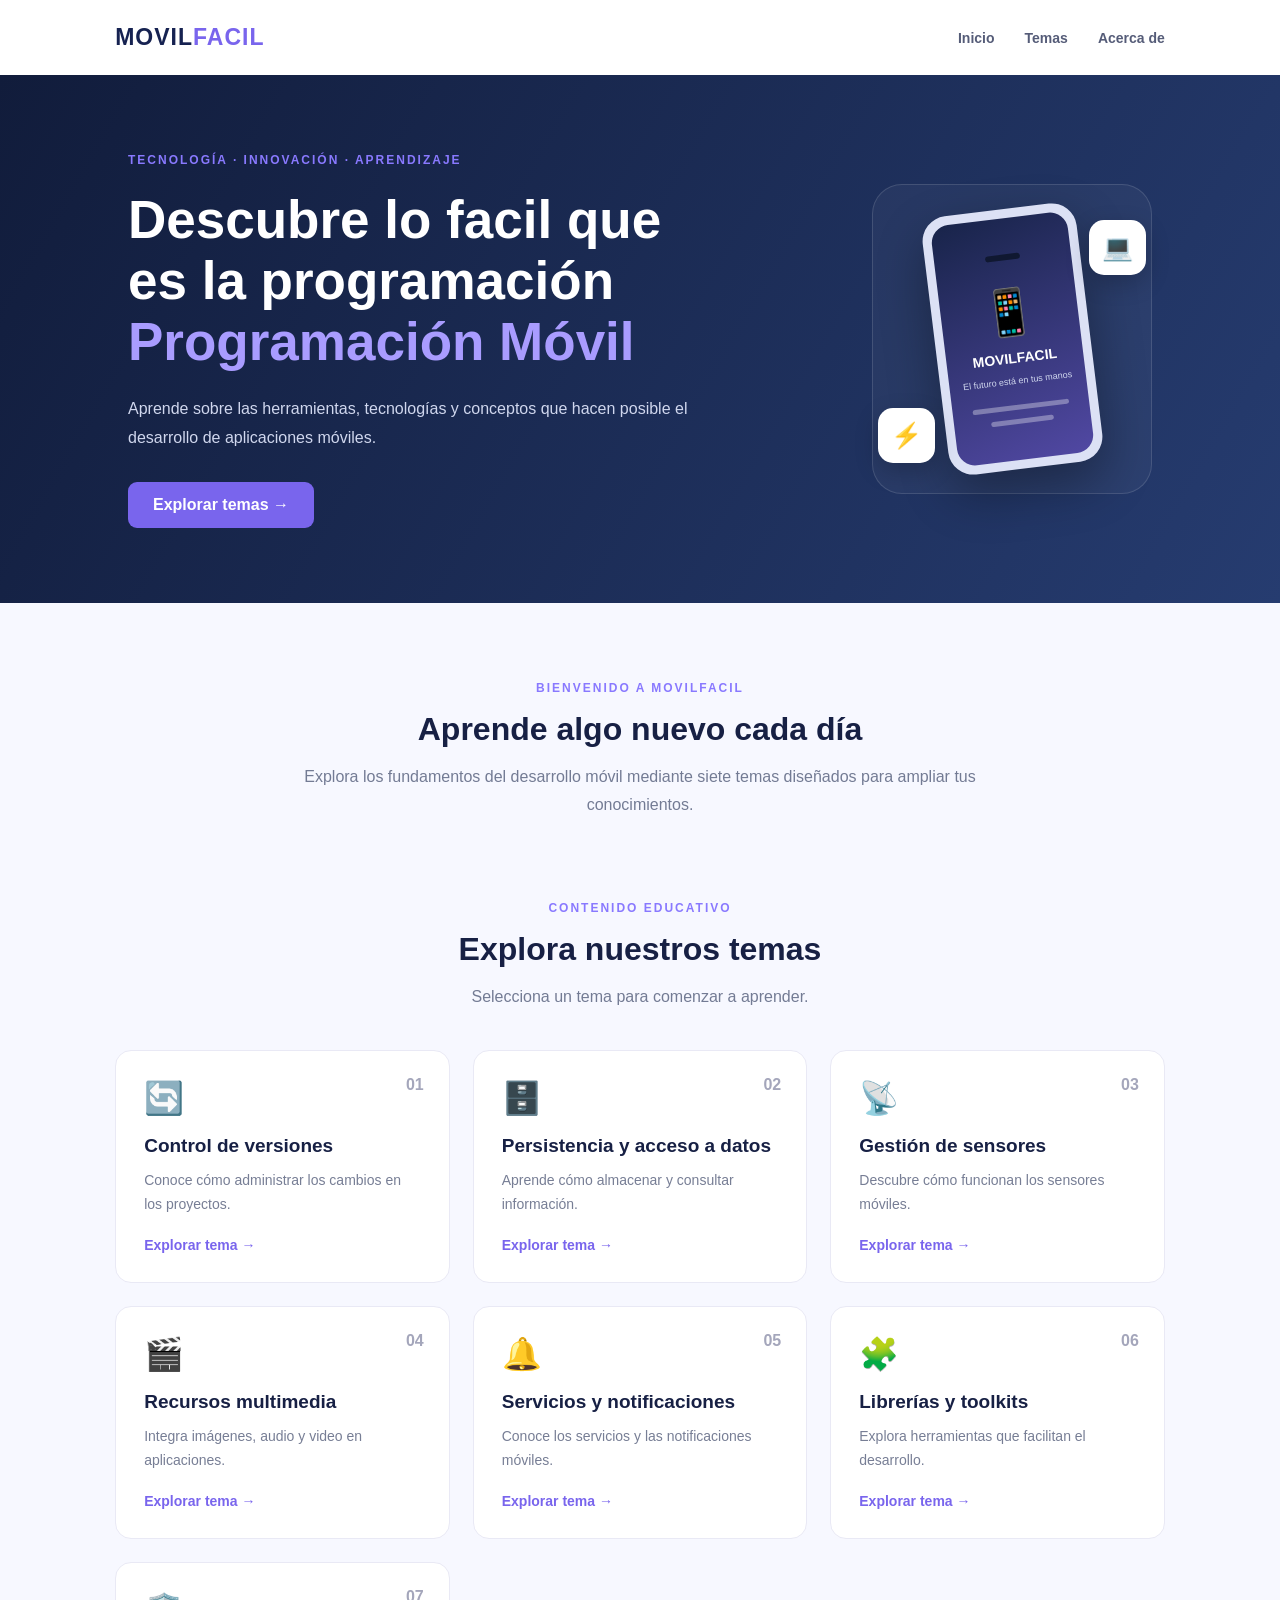
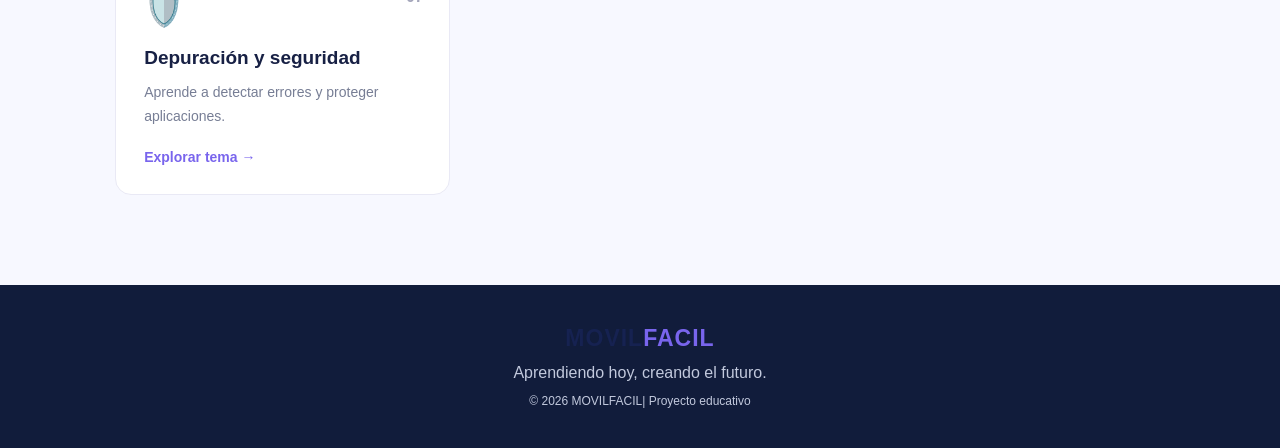
<file: index.html>
<!DOCTYPE html>
<html lang="es-mx">
<head>
    <meta charset="UTF-8">
    <meta name="viewport" content="width=device-width, initial-scale=1.0">
    <title>PROGRAMACIÓN MOVIL | MOVILFACIL</title>
    <link rel="stylesheet" href="estilos.css"
</head>
<body>

<header class="navbar">
    <a href="index.html" class="logo">MOVIL<span>FACIL</span></a>

    <nav>
        <a href="index.html">Inicio</a>
        <a href="#temas">Temas</a>
        <a href="#nosotros">Acerca de</a>
    </nav>
</header>

<section class="hero">
    <div class="hero-content">
        <span class="tag">TECNOLOGÍA · INNOVACIÓN · APRENDIZAJE</span>

        <h1>
            Descubre lo facil que es la programación
            <span>Programación Móvil</span>
        </h1>

        <p>
            Aprende sobre las herramientas, tecnologías y conceptos
            que hacen posible el desarrollo de aplicaciones móviles.
        </p>

        <a href="#temas" class="btn">Explorar temas →</a>
    </div>

    <div class="hero-visual">
        <div class="phone">
            <div class="phone-screen">
                <div class="phone-camera"></div>
                <span class="phone-icon">📱</span>
                <h3>MOVILFACIL</h3>
                <p>El futuro está en tus manos</p>
                <div class="phone-line"></div>
                <div class="phone-line short"></div>
            </div>
        </div>
        <div class="floating-icon icon-one">💻</div>
        <div class="floating-icon icon-two">⚡</div>
    </div>
</section>

<section class="intro" id="nosotros">
    <span class="tag">BIENVENIDO A MOVILFACIL</span>
    <h2>Aprende algo nuevo cada día</h2>
    <p>
        Explora los fundamentos del desarrollo móvil mediante
        siete temas diseñados para ampliar tus conocimientos.
    </p>
</section>

<section class="topics" id="temas">

    <div class="section-heading">
        <span class="tag">CONTENIDO EDUCATIVO</span>
        <h2>Explora nuestros temas</h2>
        <p>Selecciona un tema para comenzar a aprender.</p>
    </div>

    <div class="topic-grid">

        <a href="temas/tema1.html" class="topic-card">
            <div class="topic-icon">🔄</div>
            <span class="number">01</span>
            <h3>Control de versiones</h3>
            <p>Conoce cómo administrar los cambios en los proyectos.</p>
            <span class="more">Explorar tema →</span>
        </a>

        <a href="temas/tema2.html" class="topic-card">
            <div class="topic-icon">🗄️</div>
            <span class="number">02</span>
            <h3>Persistencia y acceso a datos</h3>
            <p>Aprende cómo almacenar y consultar información.</p>
            <span class="more">Explorar tema →</span>
        </a>

        <a href="temas/tema3.html" class="topic-card">
            <div class="topic-icon">📡</div>
            <span class="number">03</span>
            <h3>Gestión de sensores</h3>
            <p>Descubre cómo funcionan los sensores móviles.</p>
            <span class="more">Explorar tema →</span>
        </a>

        <a href="temas/tema4.html" class="topic-card">
            <div class="topic-icon">🎬</div>
            <span class="number">04</span>
            <h3>Recursos multimedia</h3>
            <p>Integra imágenes, audio y video en aplicaciones.</p>
            <span class="more">Explorar tema →</span>
        </a>

        <a href="temas/tema5.html" class="topic-card">
            <div class="topic-icon">🔔</div>
            <span class="number">05</span>
            <h3>Servicios y notificaciones</h3>
            <p>Conoce los servicios y las notificaciones móviles.</p>
            <span class="more">Explorar tema →</span>
        </a>

        <a href="temas/tema6.html" class="topic-card">
            <div class="topic-icon">🧩</div>
            <span class="number">06</span>
            <h3>Librerías y toolkits</h3>
            <p>Explora herramientas que facilitan el desarrollo.</p>
            <span class="more">Explorar tema →</span>
        </a>

        <a href="temas/tema7.html" class="topic-card">
            <div class="topic-icon">🛡️</div>
            <span class="number">07</span>
            <h3>Depuración y seguridad</h3>
            <p>Aprende a detectar errores y proteger aplicaciones.</p>
            <span class="more">Explorar tema →</span>
        </a>

    </div>
</section>

<footer>
    <a href="index.html" class="logo">MOVIL<span>FACIL</span></a>
    <p>Aprendiendo hoy, creando el futuro.</p>
    <p class="copyright">© 2026 MOVILFACIL| Proyecto educativo</p>
</footer>

</body>
</html>
    
</body>
</html>
</file>
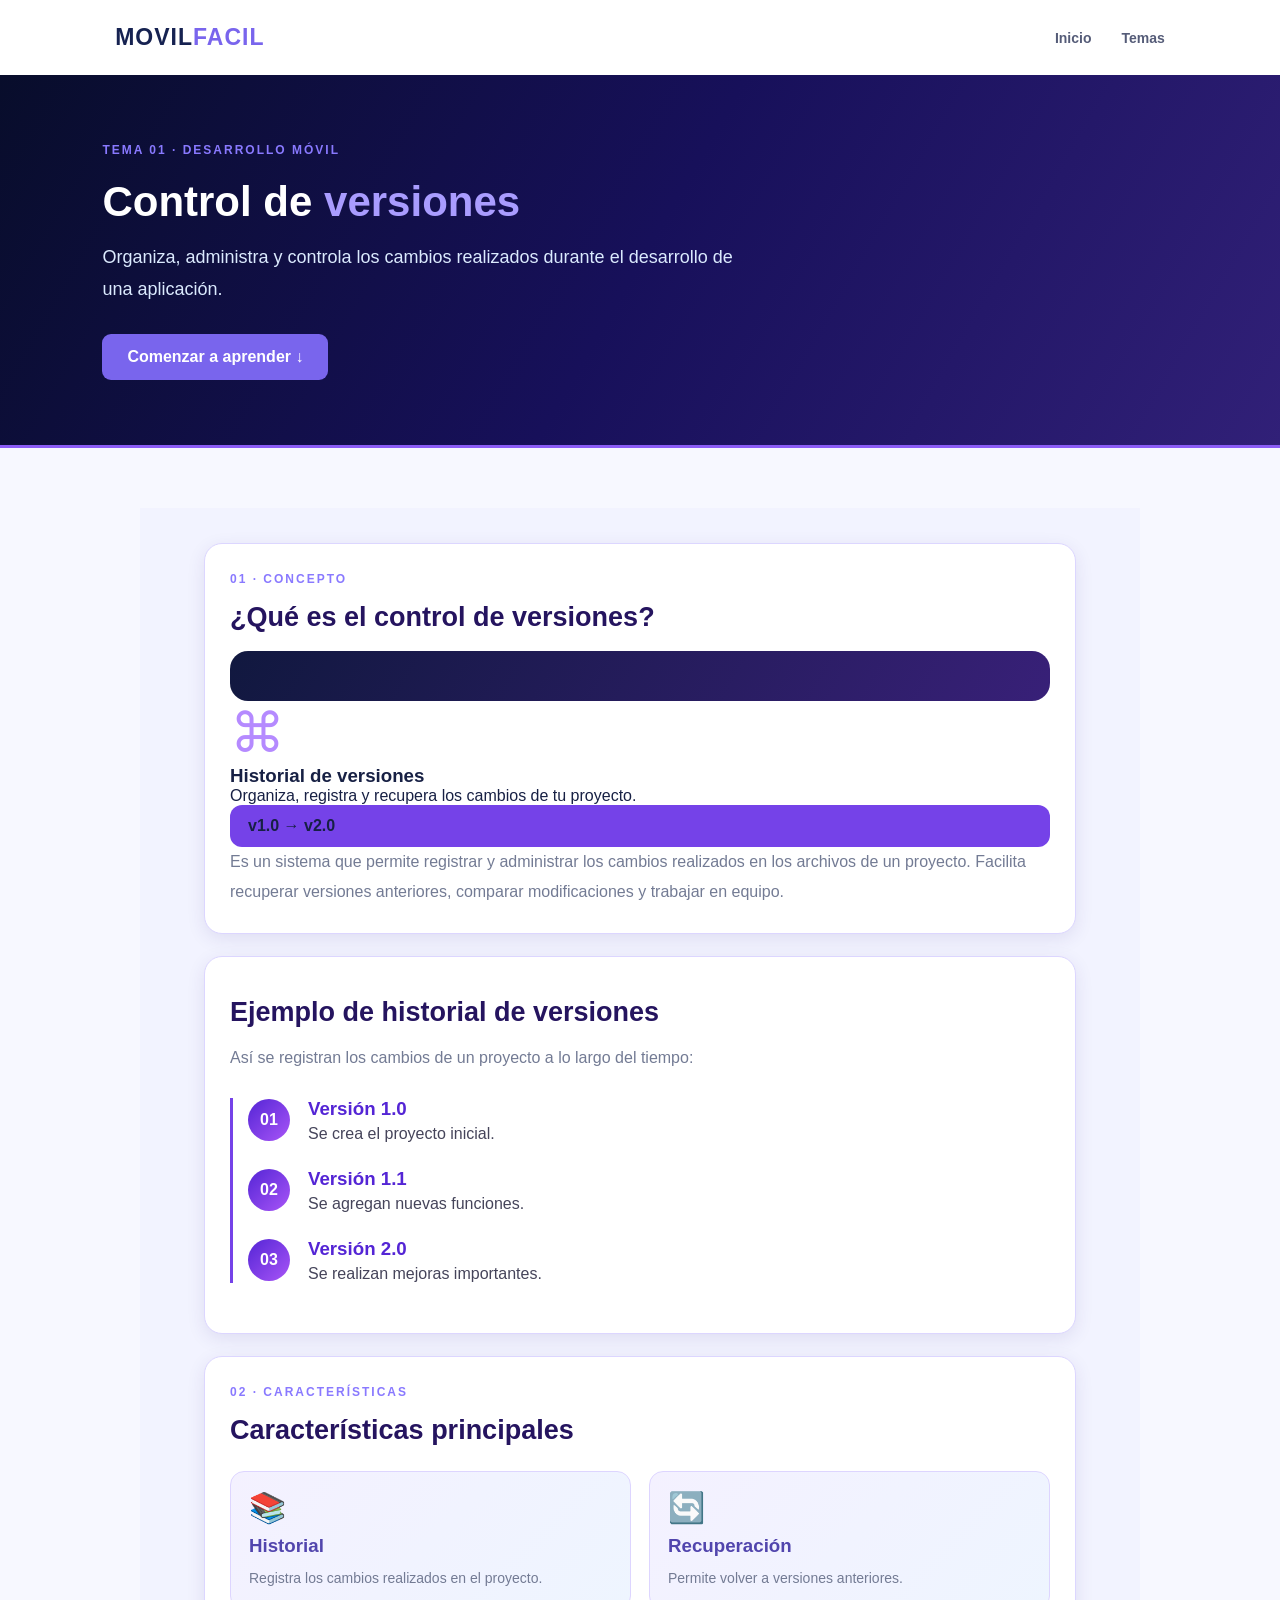
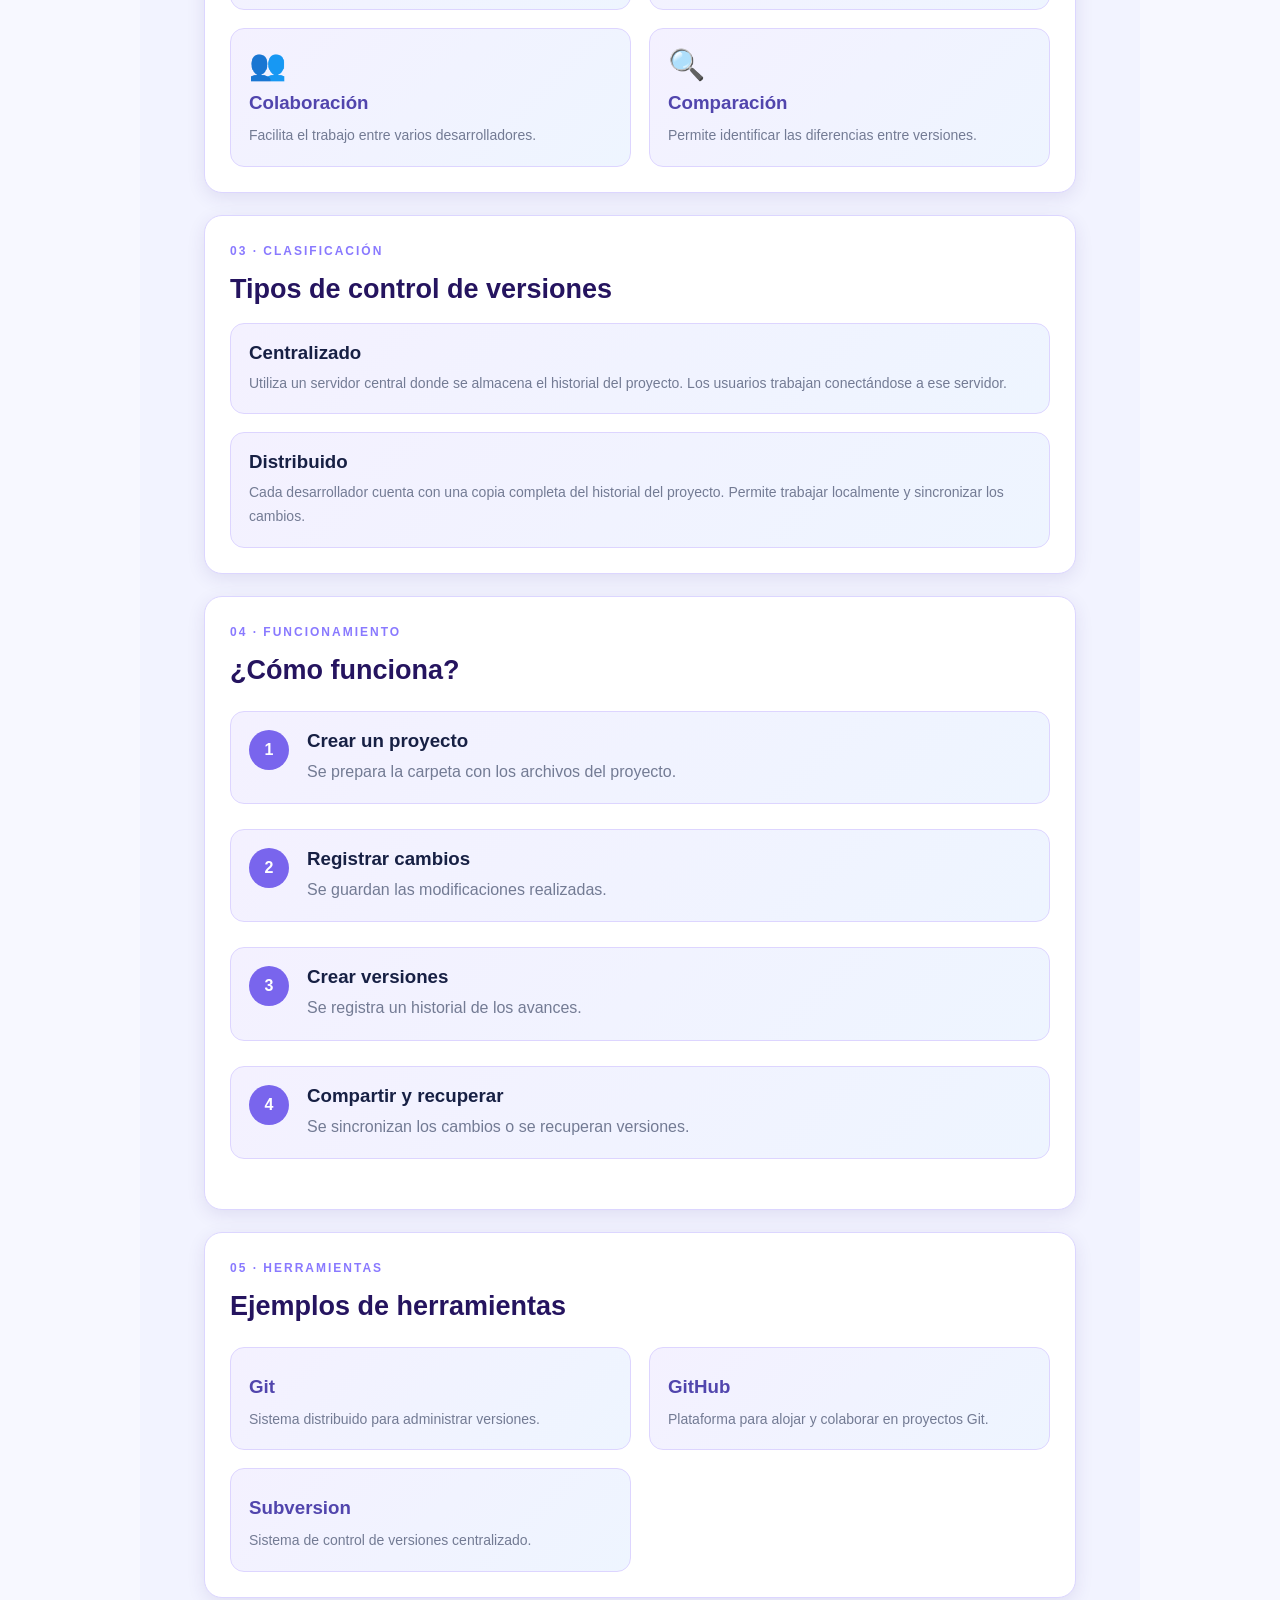
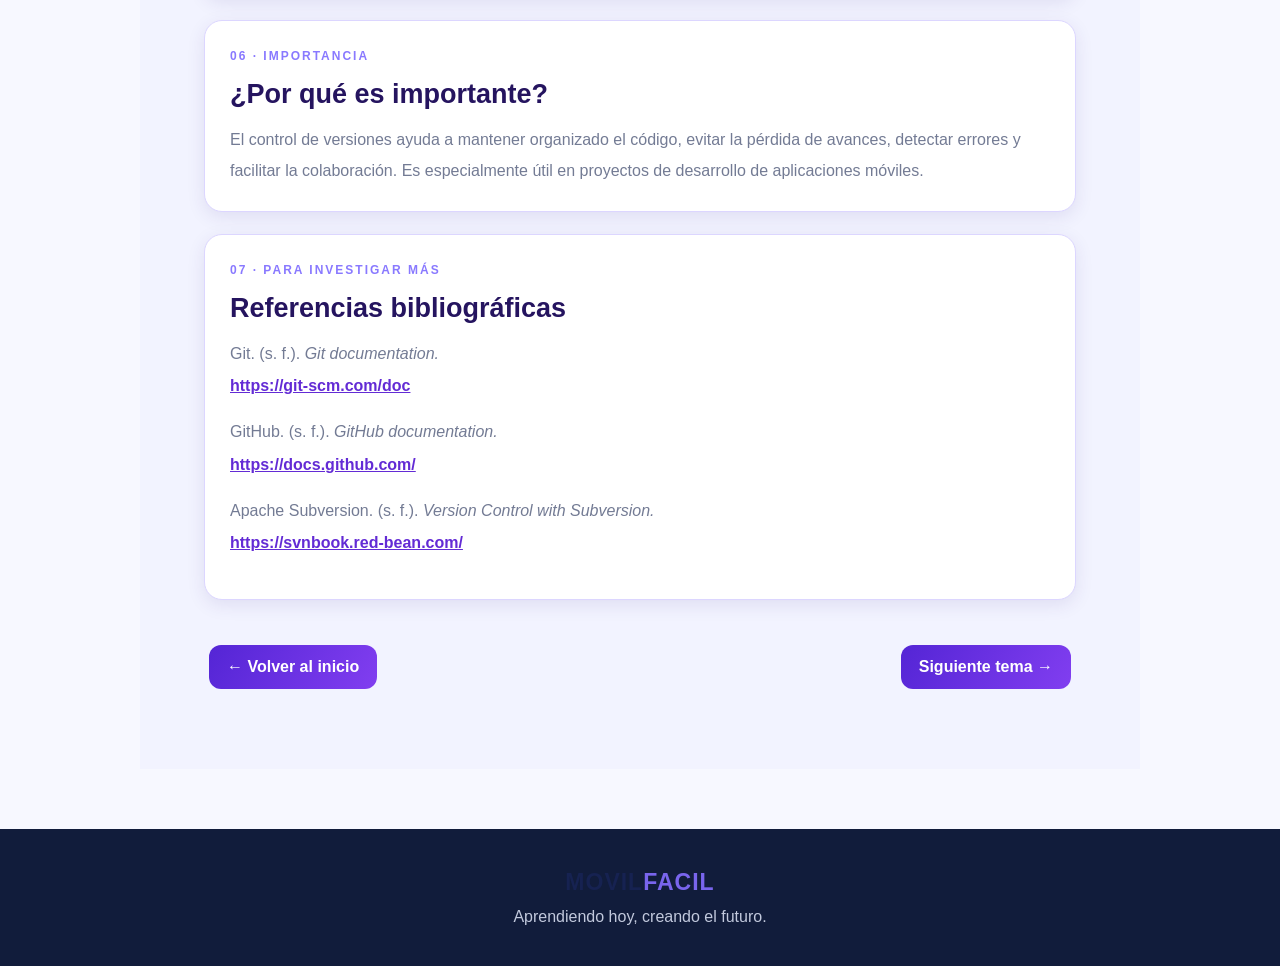
<file: tema1.html>
<!DOCTYPE html>
<html lang="es-mx">
<head>
    <meta charset="UTF-8">
    <meta name="viewport" content="width=device-width, initial-scale=1.0">
    <title>Control de versiones</title>
    <link rel="stylesheet" href="../estilos.css">
</head>
<body>

<header class="navbar">
    <a href="../index.html" class="logo">MOVIL<span>FACIL</span></a>
    <nav>
        <a href="../index.html">Inicio</a>
        <a href="../index.html#temas">Temas</a>
    </nav>
</header>

<section class="topic-hero">
    <span class="tag">TEMA 01 · DESARROLLO MÓVIL</span>
    <h1>Control de <span>versiones</span></h1>
    <p>
        Organiza, administra y controla los cambios realizados
        durante el desarrollo de una aplicación.
    </p>
    <a href="#contenido" class="btn">Comenzar a aprender ↓</a>
</section>

<main class="lesson" id="contenido">

    <section class="lesson-card">
        <span class="tag">01 · CONCEPTO</span>
        <h2>¿Qué es el control de versiones?</h2>
        <div class="version-visual"></div>
            <div class="version-icon">⌘</div>
    <div>
        <h3>Historial de versiones</h3>
        <p>Organiza, registra y recupera los cambios de tu proyecto.</p>
    </div>
    <div class="version-number">v1.0 → v2.0</div>
</div>
        <p>
            Es un sistema que permite registrar y administrar
            los cambios realizados en los archivos de un proyecto.
            Facilita recuperar versiones anteriores, comparar
            modificaciones y trabajar en equipo.
        </p>
        
    </section>

    <section class="lesson-card">
    <h2>Ejemplo de historial de versiones</h2>
    <p>Así se registran los cambios de un proyecto a lo largo del tiempo:</p>

    <div class="version-timeline">
        <div class="timeline-item">
            <span class="timeline-dot">01</span>
            <div>
                <h3>Versión 1.0</h3>
                <p>Se crea el proyecto inicial.</p>
            </div>
        </div>

        <div class="timeline-item">
            <span class="timeline-dot">02</span>
            <div>
                <h3>Versión 1.1</h3>
                <p>Se agregan nuevas funciones.</p>
            </div>
        </div>

        <div class="timeline-item">
            <span class="timeline-dot">03</span>
            <div>
                <h3>Versión 2.0</h3>
                <p>Se realizan mejoras importantes.</p>
            </div>
        </div>
    </div>
</section>

    <section class="lesson-card">
        <span class="tag">02 · CARACTERÍSTICAS</span>
        <h2>Características principales</h2>

        <div class="feature-grid">
            <div class="feature">
                <span>📚</span>
                <h3>Historial</h3>
                <p>Registra los cambios realizados en el proyecto.</p>
            </div>

            <div class="feature">
                <span>🔄</span>
                <h3>Recuperación</h3>
                <p>Permite volver a versiones anteriores.</p>
            </div>

            <div class="feature">
                <span>👥</span>
                <h3>Colaboración</h3>
                <p>Facilita el trabajo entre varios desarrolladores.</p>
            </div>

            <div class="feature">
                <span>🔍</span>
                <h3>Comparación</h3>
                <p>Permite identificar las diferencias entre versiones.</p>
            </div>
        </div>
    </section>

    <section class="lesson-card">
        <span class="tag">03 · CLASIFICACIÓN</span>
        <h2>Tipos de control de versiones</h2>

        <div class="type-item">
            <h3>Centralizado</h3>
            <p>
                Utiliza un servidor central donde se almacena
                el historial del proyecto. Los usuarios trabajan
                conectándose a ese servidor.
            </p>
        </div>

        <div class="type-item">
            <h3>Distribuido</h3>
            <p>
                Cada desarrollador cuenta con una copia completa
                del historial del proyecto. Permite trabajar
                localmente y sincronizar los cambios.
            </p>
        </div>
    </section>

    <section class="lesson-card">
        <span class="tag">04 · FUNCIONAMIENTO</span>
        <h2>¿Cómo funciona?</h2>

        <div class="steps">
            <div class="step">
                <span>1</span>
                <div>
                    <h3>Crear un proyecto</h3>
                    <p>Se prepara la carpeta con los archivos del proyecto.</p>
                </div>
            </div>

            <div class="step">
                <span>2</span>
                <div>
                    <h3>Registrar cambios</h3>
                    <p>Se guardan las modificaciones realizadas.</p>
                </div>
            </div>

            <div class="step">
                <span>3</span>
                <div>
                    <h3>Crear versiones</h3>
                    <p>Se registra un historial de los avances.</p>
                </div>
            </div>

            <div class="step">
                <span>4</span>
                <div>
                    <h3>Compartir y recuperar</h3>
                    <p>Se sincronizan los cambios o se recuperan versiones.</p>
                </div>
            </div>
        </div>
    </section>

    <section class="lesson-card">
        <span class="tag">05 · HERRAMIENTAS</span>
        <h2>Ejemplos de herramientas</h2>

        <div class="tool-grid">
            <div class="tool">
                <h3>Git</h3>
                <p>Sistema distribuido para administrar versiones.</p>
            </div>

            <div class="tool">
                <h3>GitHub</h3>
                <p>Plataforma para alojar y colaborar en proyectos Git.</p>
            </div>

            <div class="tool">
                <h3>Subversion</h3>
                <p>Sistema de control de versiones centralizado.</p>
            </div>
        </div>
    </section>

    <section class="lesson-card">
        <span class="tag">06 · IMPORTANCIA</span>
        <h2>¿Por qué es importante?</h2>
        <p>
            El control de versiones ayuda a mantener organizado
            el código, evitar la pérdida de avances, detectar errores
            y facilitar la colaboración. Es especialmente útil
            en proyectos de desarrollo de aplicaciones móviles.
        </p>
    </section>

    <section class="lesson-card references">
        <span class="tag">07 · PARA INVESTIGAR MÁS</span>
        <h2>Referencias bibliográficas</h2>
        <p>Git. (s. f.). <i>Git documentation.</i></p>
        <a href="https://git-scm.com/doc" target="_blank">
            https://git-scm.com/doc
        </a>

        <p>GitHub. (s. f.). <i>GitHub documentation.</i></p>
        <a href="https://docs.github.com/" target="_blank">
            https://docs.github.com/
        </a>

        <p>Apache Subversion. (s. f.). <i>Version Control with Subversion.</i></p>
        <a href="https://svnbook.red-bean.com/" target="_blank">
            https://svnbook.red-bean.com/
        </a>
    </section>

    <div class="lesson-navigation">
        <a href="../index.html" class="btn">← Volver al inicio</a>
        <a href="tema2.html" class="btn">Siguiente tema →</a>
    </div>

</main>

<footer>
    <a href="../index.html" class="logo">MOVIL<span>FACIL</span></a>
    <p>Aprendiendo hoy, creando el futuro.</p>
</footer>

</body>
</html>
</file>
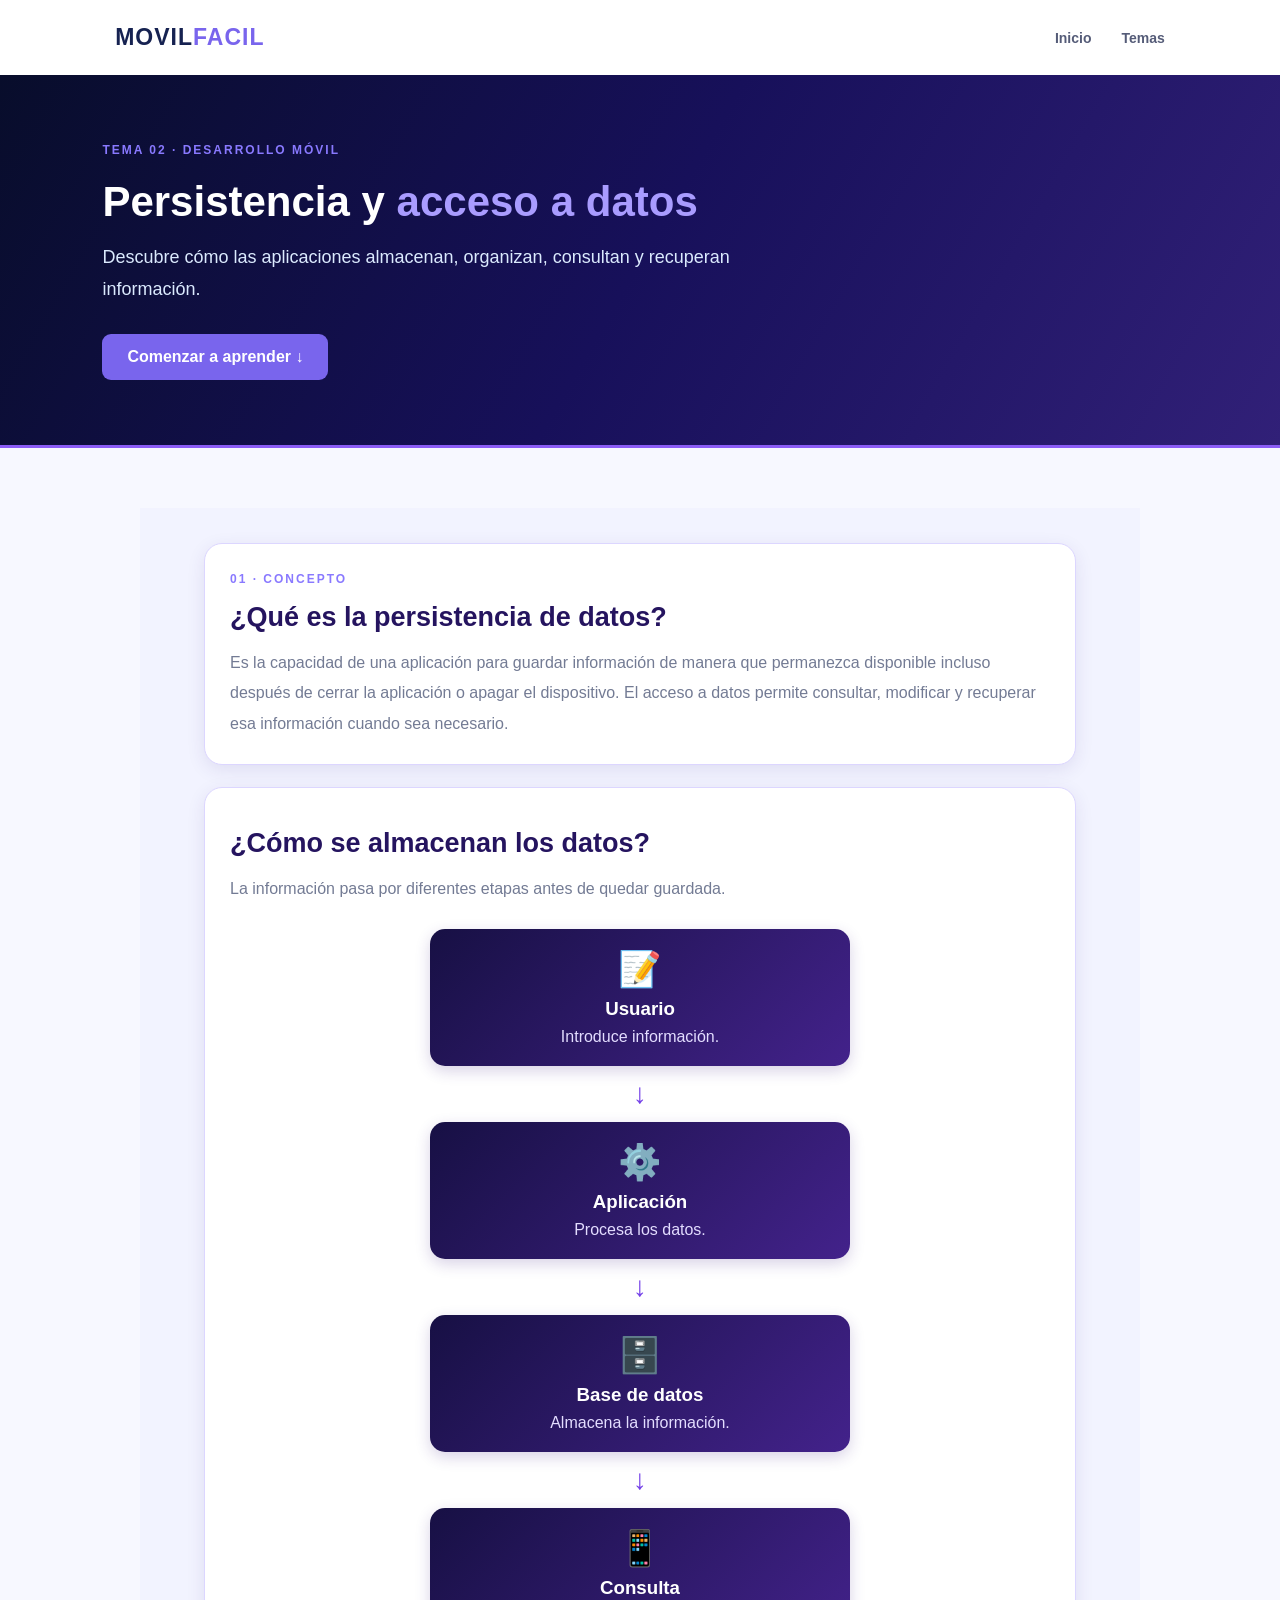
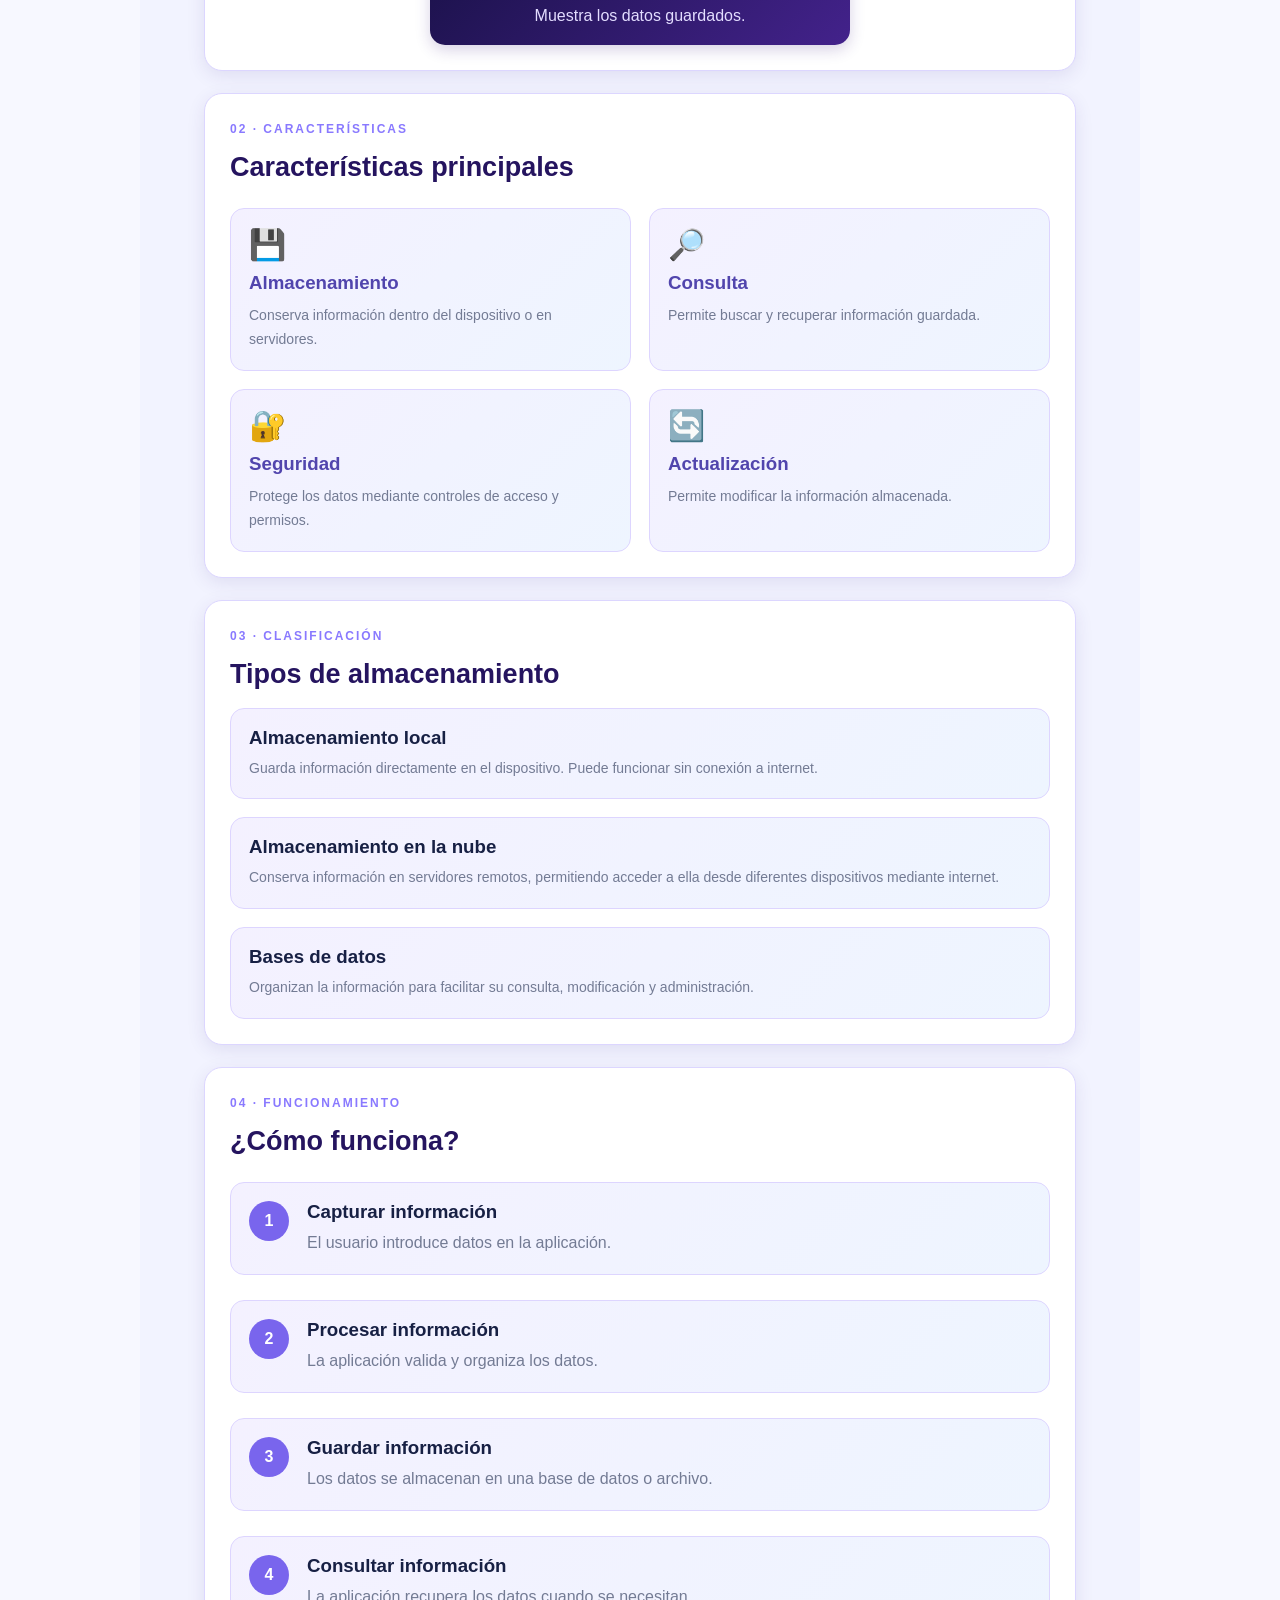
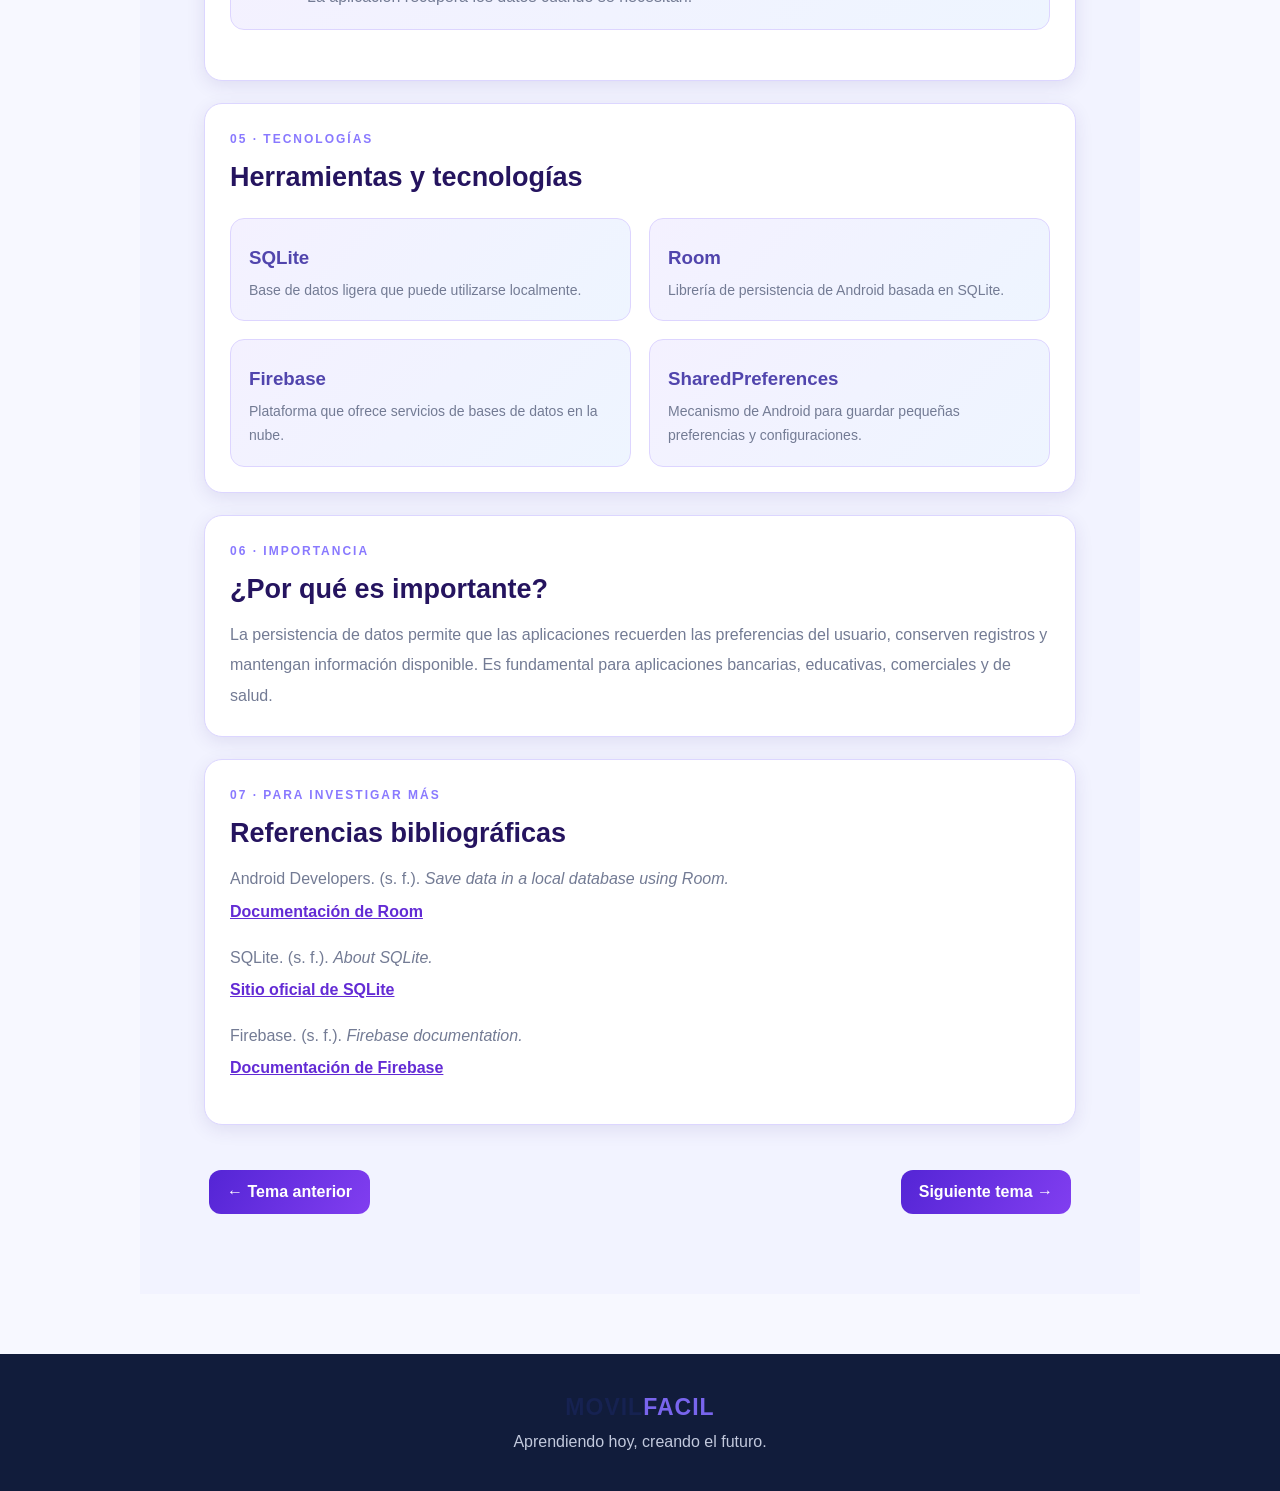
<file: tema2.html>
<!DOCTYPE html>
<html lang="es-mx">
<head>
    <meta charset="UTF-8">
    <meta name="viewport" content="width=device-width, initial-scale=1.0">
    <title>Persistencia y acceso a datos</title>
     <link rel="stylesheet" href="../estilos.css">
</head>
<body>

<header class="navbar">
    <a href="../index.html" class="logo">MOVIL<span>FACIL</span></a>
    <nav>
        <a href="../index.html">Inicio</a>
        <a href="../index.html#temas">Temas</a>
    </nav>
</header>

<section class="topic-hero">
    <span class="tag">TEMA 02 · DESARROLLO MÓVIL</span>
    <h1>Persistencia y <span>acceso a datos</span></h1>
    <p>
        Descubre cómo las aplicaciones almacenan, organizan,
        consultan y recuperan información.
    </p>
    <a href="#contenido" class="btn">Comenzar a aprender ↓</a>
</section>

<main class="lesson" id="contenido">

    <section class="lesson-card">
        <span class="tag">01 · CONCEPTO</span>
        <h2>¿Qué es la persistencia de datos?</h2>
        <p>
            Es la capacidad de una aplicación para guardar información
            de manera que permanezca disponible incluso después
            de cerrar la aplicación o apagar el dispositivo.
            El acceso a datos permite consultar, modificar y recuperar
            esa información cuando sea necesario.
        </p>
    </section>
    <section class="lesson-card">
    <h2>¿Cómo se almacenan los datos?</h2>
    <p>La información pasa por diferentes etapas antes de quedar guardada.</p>

    <div class="data-flow">
        <div class="data-box">
            <span>📝</span>
            <h3>Usuario</h3>
            <p>Introduce información.</p>
        </div>

        <div class="data-arrow">↓</div>

        <div class="data-box">
            <span>⚙️</span>
            <h3>Aplicación</h3>
            <p>Procesa los datos.</p>
        </div>

        <div class="data-arrow">↓</div>

        <div class="data-box">
            <span>🗄️</span>
            <h3>Base de datos</h3>
            <p>Almacena la información.</p>
        </div>

        <div class="data-arrow">↓</div>

        <div class="data-box">
            <span>📱</span>
            <h3>Consulta</h3>
            <p>Muestra los datos guardados.</p>
        </div>
    </div>
</section>

    <section class="lesson-card">
        <span class="tag">02 · CARACTERÍSTICAS</span>
        <h2>Características principales</h2>

        <div class="feature-grid">

            <div class="feature">
                <span>💾</span>
                <h3>Almacenamiento</h3>
                <p>Conserva información dentro del dispositivo o en servidores.</p>
            </div>

            <div class="feature">
                <span>🔎</span>
                <h3>Consulta</h3>
                <p>Permite buscar y recuperar información guardada.</p>
            </div>

            <div class="feature">
                <span>🔐</span>
                <h3>Seguridad</h3>
                <p>Protege los datos mediante controles de acceso y permisos.</p>
            </div>

            <div class="feature">
                <span>🔄</span>
                <h3>Actualización</h3>
                <p>Permite modificar la información almacenada.</p>
            </div>

        </div>
    </section>

    <section class="lesson-card">
        <span class="tag">03 · CLASIFICACIÓN</span>
        <h2>Tipos de almacenamiento</h2>

        <div class="type-item">
            <h3>Almacenamiento local</h3>
            <p>
                Guarda información directamente en el dispositivo.
                Puede funcionar sin conexión a internet.
            </p>
        </div>

        <div class="type-item">
            <h3>Almacenamiento en la nube</h3>
            <p>
                Conserva información en servidores remotos,
                permitiendo acceder a ella desde diferentes dispositivos
                mediante internet.
            </p>
        </div>

        <div class="type-item">
            <h3>Bases de datos</h3>
            <p>
                Organizan la información para facilitar su consulta,
                modificación y administración.
            </p>
        </div>
    </section>

    <section class="lesson-card">
        <span class="tag">04 · FUNCIONAMIENTO</span>
        <h2>¿Cómo funciona?</h2>

        <div class="steps">

            <div class="step">
                <span>1</span>
                <div>
                    <h3>Capturar información</h3>
                    <p>El usuario introduce datos en la aplicación.</p>
                </div>
            </div>

            <div class="step">
                <span>2</span>
                <div>
                    <h3>Procesar información</h3>
                    <p>La aplicación valida y organiza los datos.</p>
                </div>
            </div>

            <div class="step">
                <span>3</span>
                <div>
                    <h3>Guardar información</h3>
                    <p>Los datos se almacenan en una base de datos o archivo.</p>
                </div>
            </div>

            <div class="step">
                <span>4</span>
                <div>
                    <h3>Consultar información</h3>
                    <p>La aplicación recupera los datos cuando se necesitan.</p>
                </div>
            </div>

        </div>
    </section>

    <section class="lesson-card">
        <span class="tag">05 · TECNOLOGÍAS</span>
        <h2>Herramientas y tecnologías</h2>

        <div class="tool-grid">

            <div class="tool">
                <h3>SQLite</h3>
                <p>Base de datos ligera que puede utilizarse localmente.</p>
            </div>

            <div class="tool">
                <h3>Room</h3>
                <p>Librería de persistencia de Android basada en SQLite.</p>
            </div>

            <div class="tool">
                <h3>Firebase</h3>
                <p>Plataforma que ofrece servicios de bases de datos en la nube.</p>
            </div>

            <div class="tool">
                <h3>SharedPreferences</h3>
                <p>Mecanismo de Android para guardar pequeñas preferencias y configuraciones.</p>
            </div>

        </div>
    </section>

    <section class="lesson-card">
        <span class="tag">06 · IMPORTANCIA</span>
        <h2>¿Por qué es importante?</h2>
        <p>
            La persistencia de datos permite que las aplicaciones
            recuerden las preferencias del usuario, conserven registros
            y mantengan información disponible. Es fundamental para
            aplicaciones bancarias, educativas, comerciales y de salud.
        </p>
    </section>

    <section class="lesson-card references">
        <span class="tag">07 · PARA INVESTIGAR MÁS</span>
        <h2>Referencias bibliográficas</h2>

        <p>Android Developers. (s. f.). <i>Save data in a local database using Room.</i></p>
        <a href="https://developer.android.com/training/data-storage/room" target="_blank">
            Documentación de Room
        </a>

        <p>SQLite. (s. f.). <i>About SQLite.</i></p>
        <a href="https://www.sqlite.org/about.html" target="_blank">
            Sitio oficial de SQLite
        </a>

        <p>Firebase. (s. f.). <i>Firebase documentation.</i></p>
        <a href="https://firebase.google.com/docs" target="_blank">
            Documentación de Firebase
        </a>
    </section>

    <div class="lesson-navigation">
        <a href="tema1.html" class="btn">← Tema anterior</a>
        <a href="tema3.html" class="btn">Siguiente tema →</a>
    </div>

</main>

<footer>
    <a href="../index.html" class="logo">MOVIL<span>FACIL</span></a>
    <p>Aprendiendo hoy, creando el futuro.</p>
</footer>

</body>
</html>
    
</body>
</html>
</file>
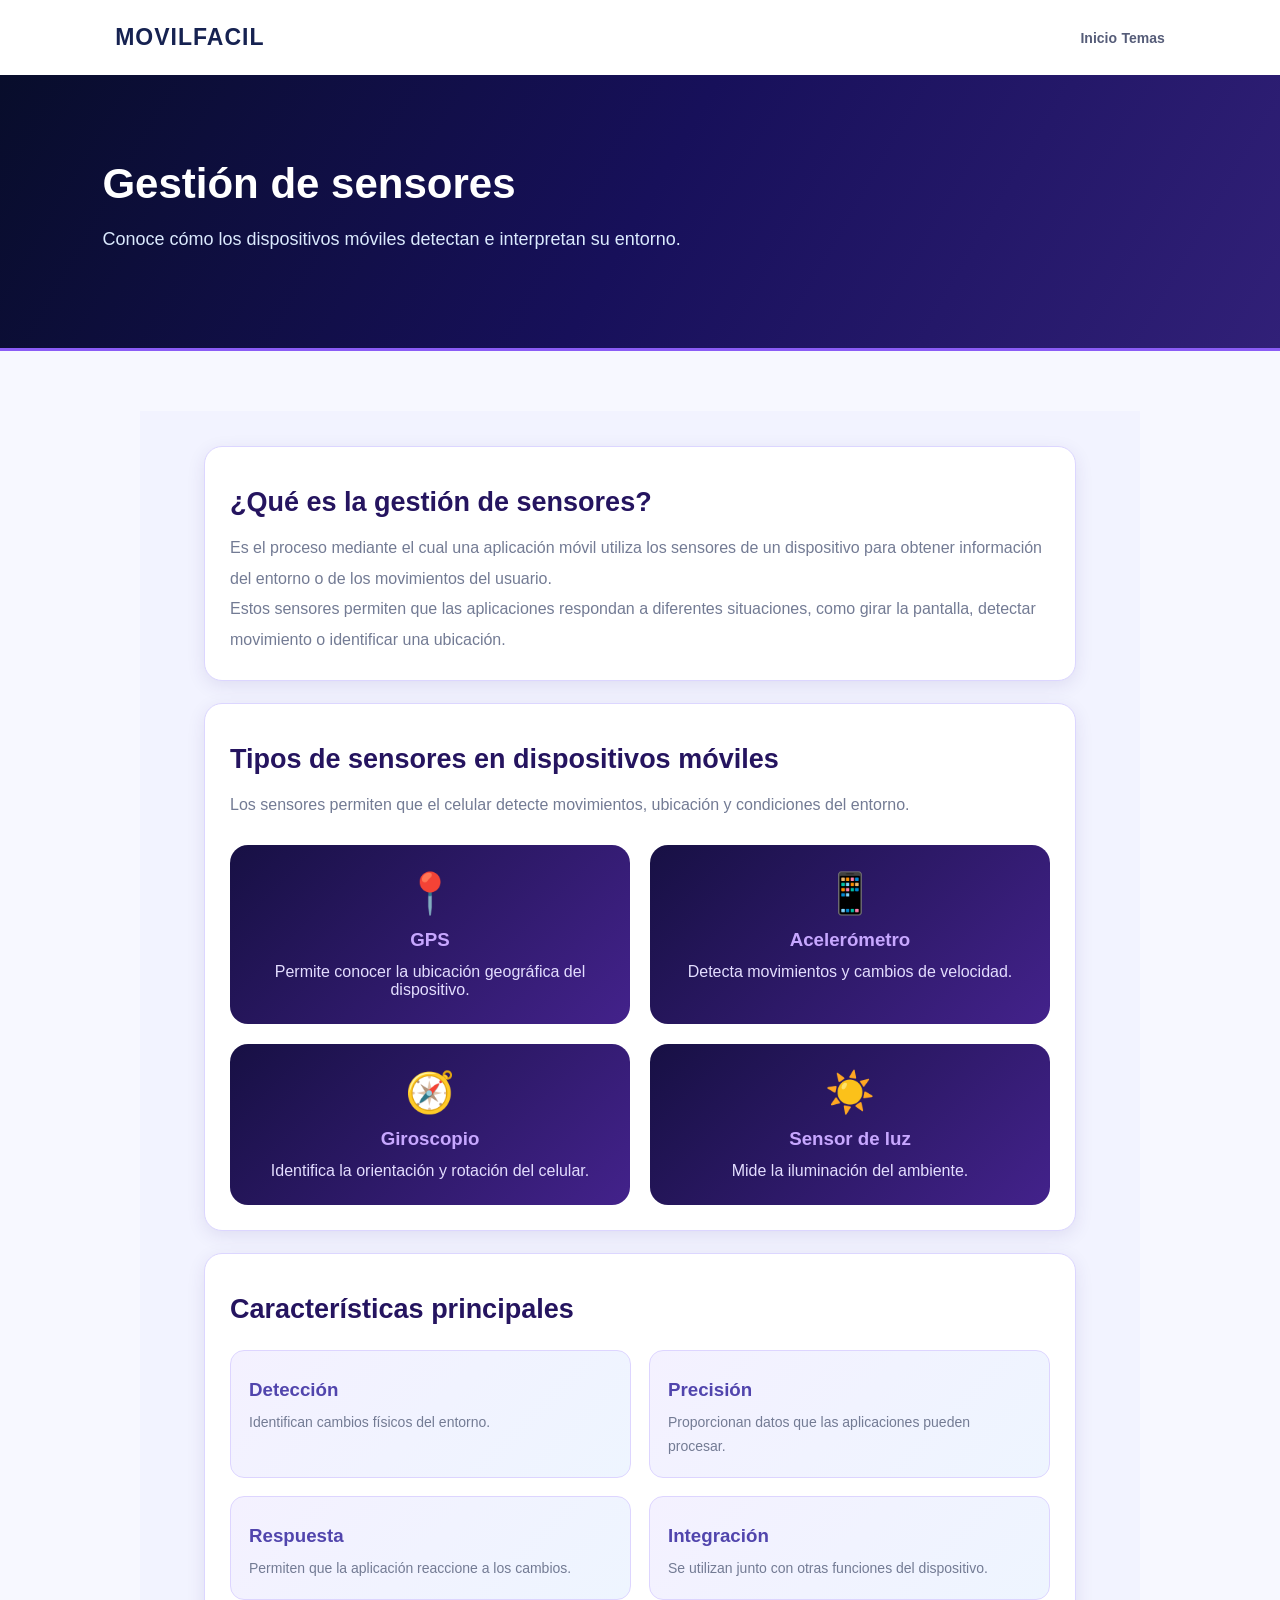
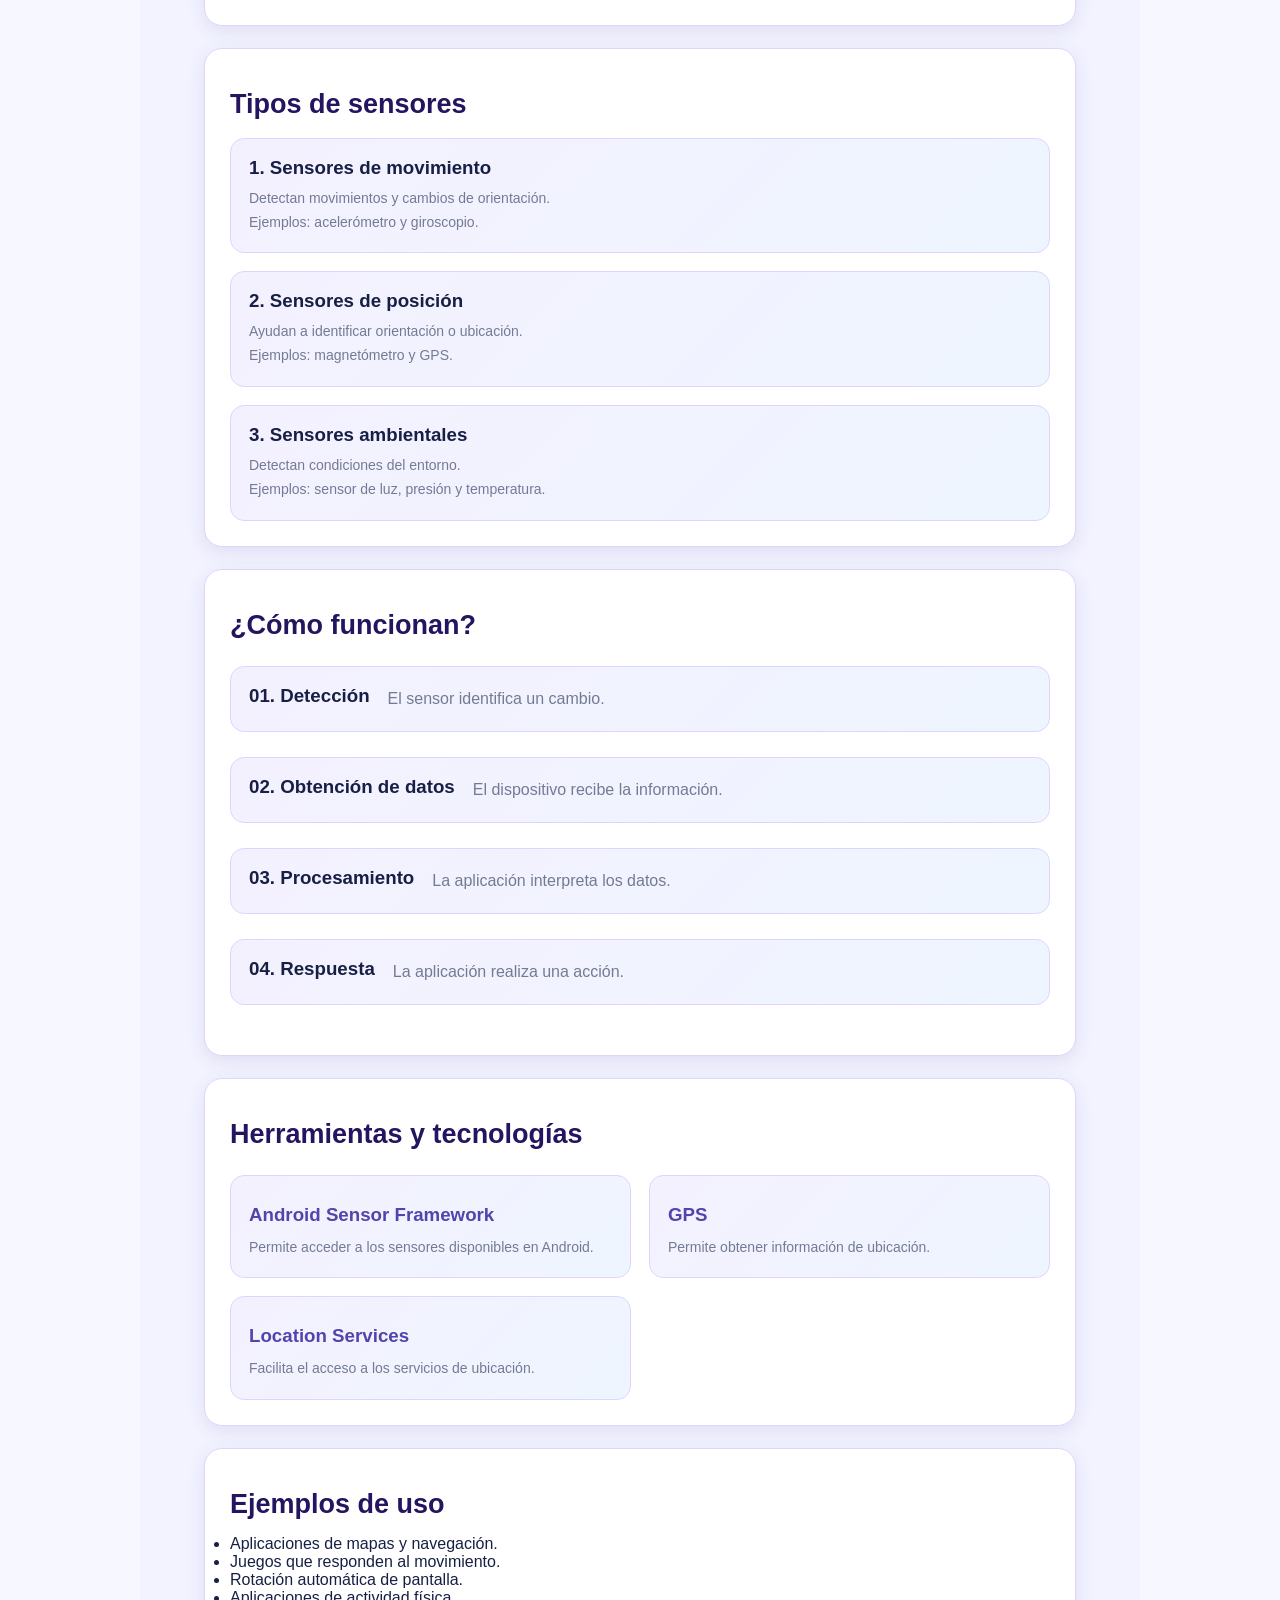
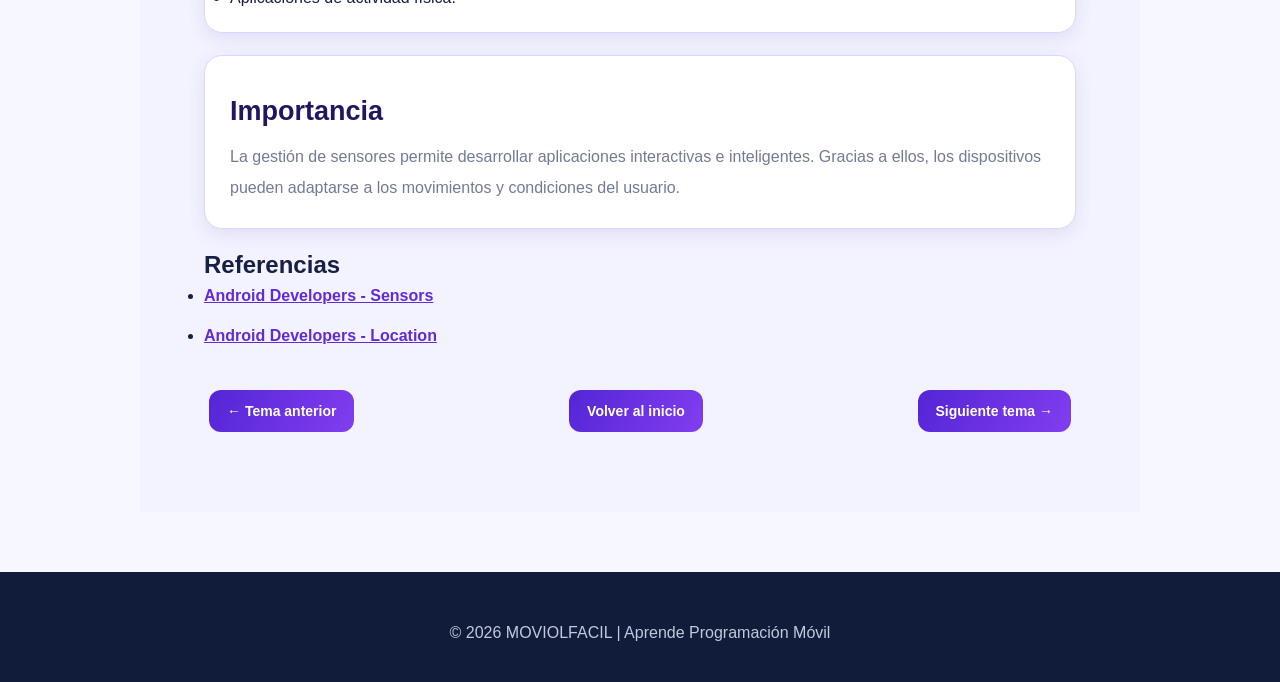
<file: tema3.html>
<!DOCTYPE html>
<html lang="es-mx">
<head>
    <meta charset="UTF-8">
    <meta name="viewport" content="width=device-width, initial-scale=1.0">
    <title>Gestión de sensores</title>
     <link rel="stylesheet" href="../estilos.css">
</head>
<body>

<header>
    <nav class="navbar">
        <h2 class="logo">MOVILFACIL</h2>
        <div class="nav-links">
            <a href="../index.html">Inicio</a>
            <a href="../index.html#temas">Temas</a>
        </div>
    </nav>
</header>

<section class="topic-hero">
    <h1>Gestión de sensores</h1>
    <p>Conoce cómo los dispositivos móviles detectan e interpretan su entorno.</p>
</section>

<main class="lesson">

    <section class="lesson-card">
        <h2>¿Qué es la gestión de sensores?</h2>
        <p>
            Es el proceso mediante el cual una aplicación móvil utiliza
            los sensores de un dispositivo para obtener información del
            entorno o de los movimientos del usuario.
        </p>
        <p>
            Estos sensores permiten que las aplicaciones respondan a
            diferentes situaciones, como girar la pantalla, detectar
            movimiento o identificar una ubicación.
        </p>
    </section>
<section class="lesson-card">
    <h2>Tipos de sensores en dispositivos móviles</h2>
    <p>Los sensores permiten que el celular detecte movimientos, ubicación y condiciones del entorno.</p>

    <div class="sensor-grid">
        <div class="sensor-card">
            <span>📍</span>
            <h3>GPS</h3>
            <p>Permite conocer la ubicación geográfica del dispositivo.</p>
        </div>

        <div class="sensor-card">
            <span>📱</span>
            <h3>Acelerómetro</h3>
            <p>Detecta movimientos y cambios de velocidad.</p>
        </div>

        <div class="sensor-card">
            <span>🧭</span>
            <h3>Giroscopio</h3>
            <p>Identifica la orientación y rotación del celular.</p>
        </div>

        <div class="sensor-card">
            <span>☀️</span>
            <h3>Sensor de luz</h3>
            <p>Mide la iluminación del ambiente.</p>
        </div>
    </div>
</section>
    <section class="lesson-card">
        <h2>Características principales</h2>
        <div class="feature-grid">
            <div class="feature">
                <h3>Detección</h3>
                <p>Identifican cambios físicos del entorno.</p>
            </div>
            <div class="feature">
                <h3>Precisión</h3>
                <p>Proporcionan datos que las aplicaciones pueden procesar.</p>
            </div>
            <div class="feature">
                <h3>Respuesta</h3>
                <p>Permiten que la aplicación reaccione a los cambios.</p>
            </div>
            <div class="feature">
                <h3>Integración</h3>
                <p>Se utilizan junto con otras funciones del dispositivo.</p>
            </div>
        </div>
    </section>

    <section class="lesson-card">
        <h2>Tipos de sensores</h2>
        <div class="type-item">
            <h3>1. Sensores de movimiento</h3>
            <p>Detectan movimientos y cambios de orientación.</p>
            <p>Ejemplos: acelerómetro y giroscopio.</p>
        </div>
        <div class="type-item">
            <h3>2. Sensores de posición</h3>
            <p>Ayudan a identificar orientación o ubicación.</p>
            <p>Ejemplos: magnetómetro y GPS.</p>
        </div>
        <div class="type-item">
            <h3>3. Sensores ambientales</h3>
            <p>Detectan condiciones del entorno.</p>
            <p>Ejemplos: sensor de luz, presión y temperatura.</p>
        </div>
    </section>

    <section class="lesson-card">
        <h2>¿Cómo funcionan?</h2>
        <div class="steps">
            <div class="step">
                <h3>01. Detección</h3>
                <p>El sensor identifica un cambio.</p>
            </div>
            <div class="step">
                <h3>02. Obtención de datos</h3>
                <p>El dispositivo recibe la información.</p>
            </div>
            <div class="step">
                <h3>03. Procesamiento</h3>
                <p>La aplicación interpreta los datos.</p>
            </div>
            <div class="step">
                <h3>04. Respuesta</h3>
                <p>La aplicación realiza una acción.</p>
            </div>
        </div>
    </section>

    <section class="lesson-card">
        <h2>Herramientas y tecnologías</h2>
        <div class="tool-grid">
            <div class="tool">
                <h3>Android Sensor Framework</h3>
                <p>Permite acceder a los sensores disponibles en Android.</p>
            </div>
            <div class="tool">
                <h3>GPS</h3>
                <p>Permite obtener información de ubicación.</p>
            </div>
            <div class="tool">
                <h3>Location Services</h3>
                <p>Facilita el acceso a los servicios de ubicación.</p>
            </div>
        </div>
    </section>

    <section class="lesson-card">
        <h2>Ejemplos de uso</h2>
        <ul>
            <li>Aplicaciones de mapas y navegación.</li>
            <li>Juegos que responden al movimiento.</li>
            <li>Rotación automática de pantalla.</li>
            <li>Aplicaciones de actividad física.</li>
        </ul>
    </section>

    <section class="lesson-card">
        <h2>Importancia</h2>
        <p>
            La gestión de sensores permite desarrollar aplicaciones
            interactivas e inteligentes. Gracias a ellos, los dispositivos
            pueden adaptarse a los movimientos y condiciones del usuario.
        </p>
    </section>

    <section class="references">
        <h2>Referencias</h2>
        <ul>
            <li><a href="https://developer.android.com/develop/sensors-and-location/sensors" target="_blank">Android Developers - Sensors</a></li>
            <li><a href="https://developer.android.com/develop/sensors-and-location/location" target="_blank">Android Developers - Location</a></li>
        </ul>
    </section>

    <nav class="lesson-navigation">
        <a href="tema2.html">← Tema anterior</a>
        <a href="../index.html">Volver al inicio</a>
        <a href="tema4.html">Siguiente tema →</a>
    </nav>

</main>

<footer>
    <p>© 2026 MOVIOLFACIL | Aprende Programación Móvil</p>
</footer>

</body>
</html>
</body>
</html>
</file>
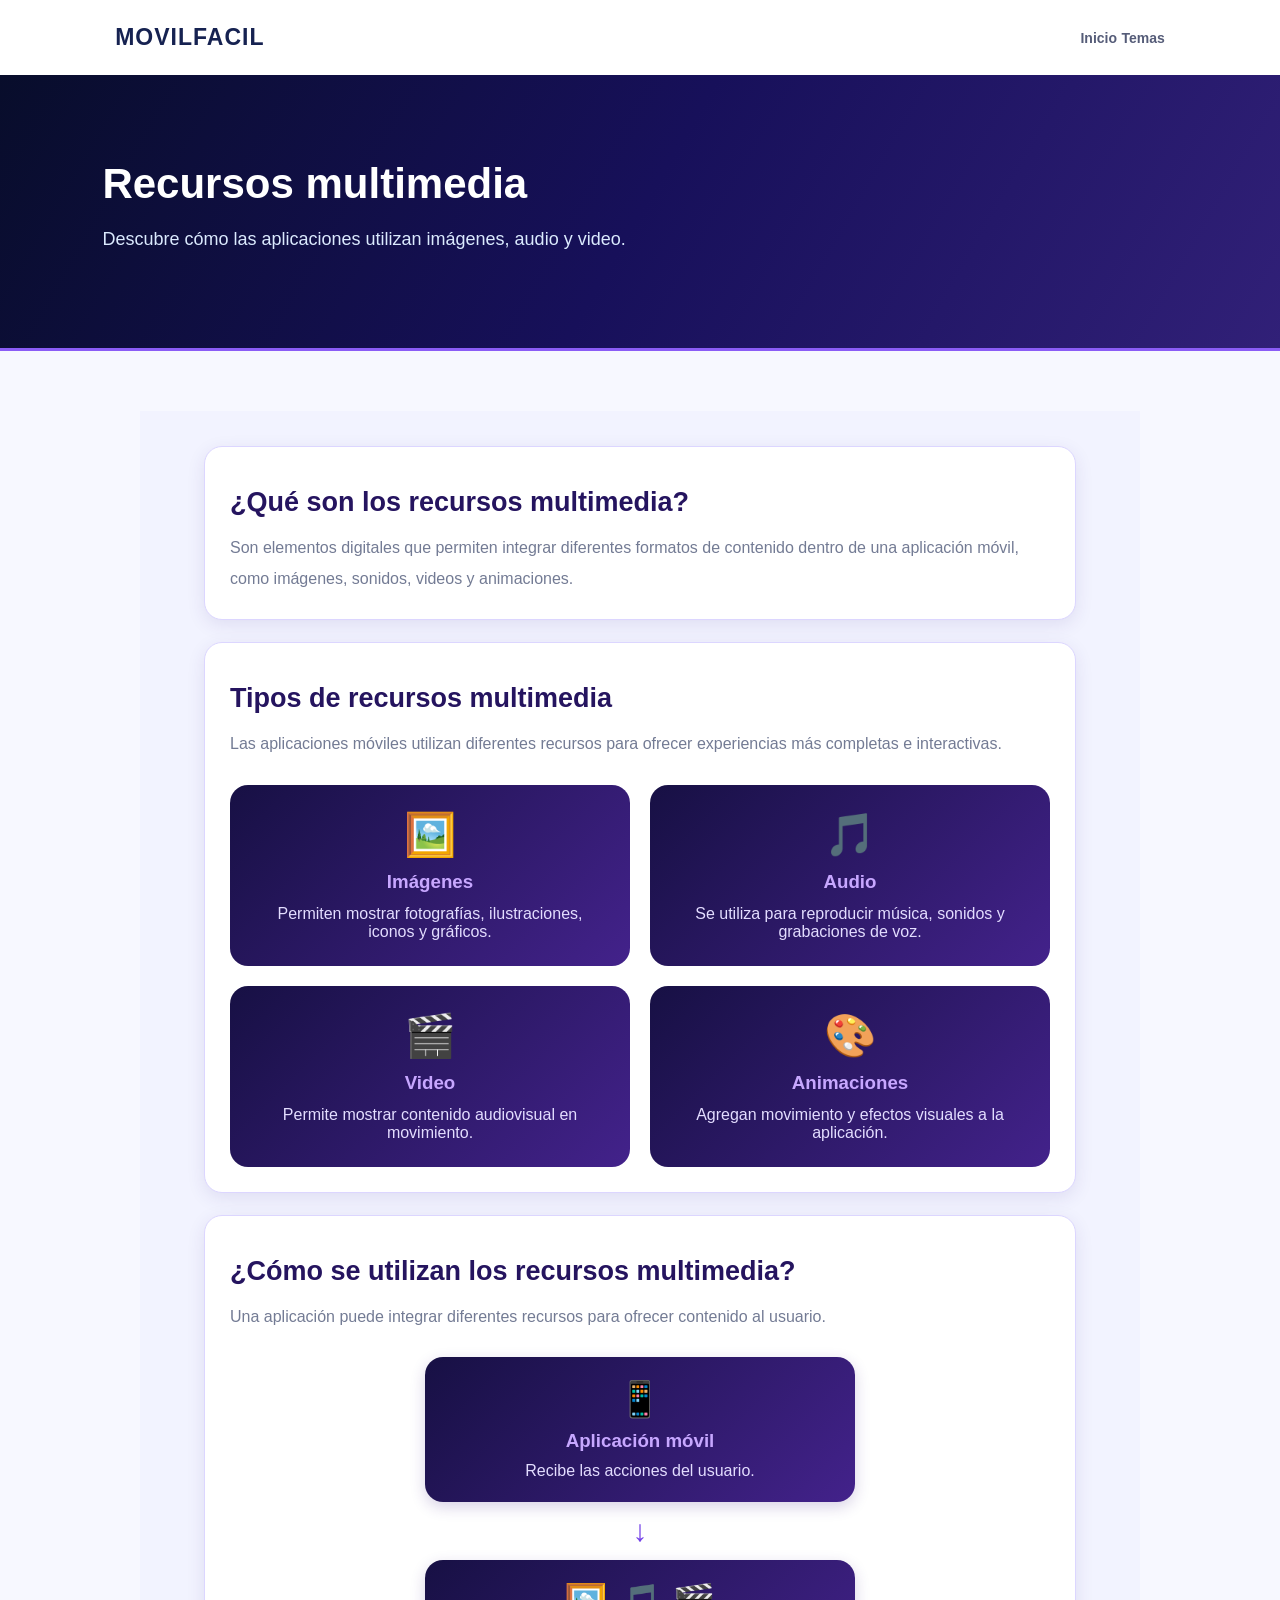
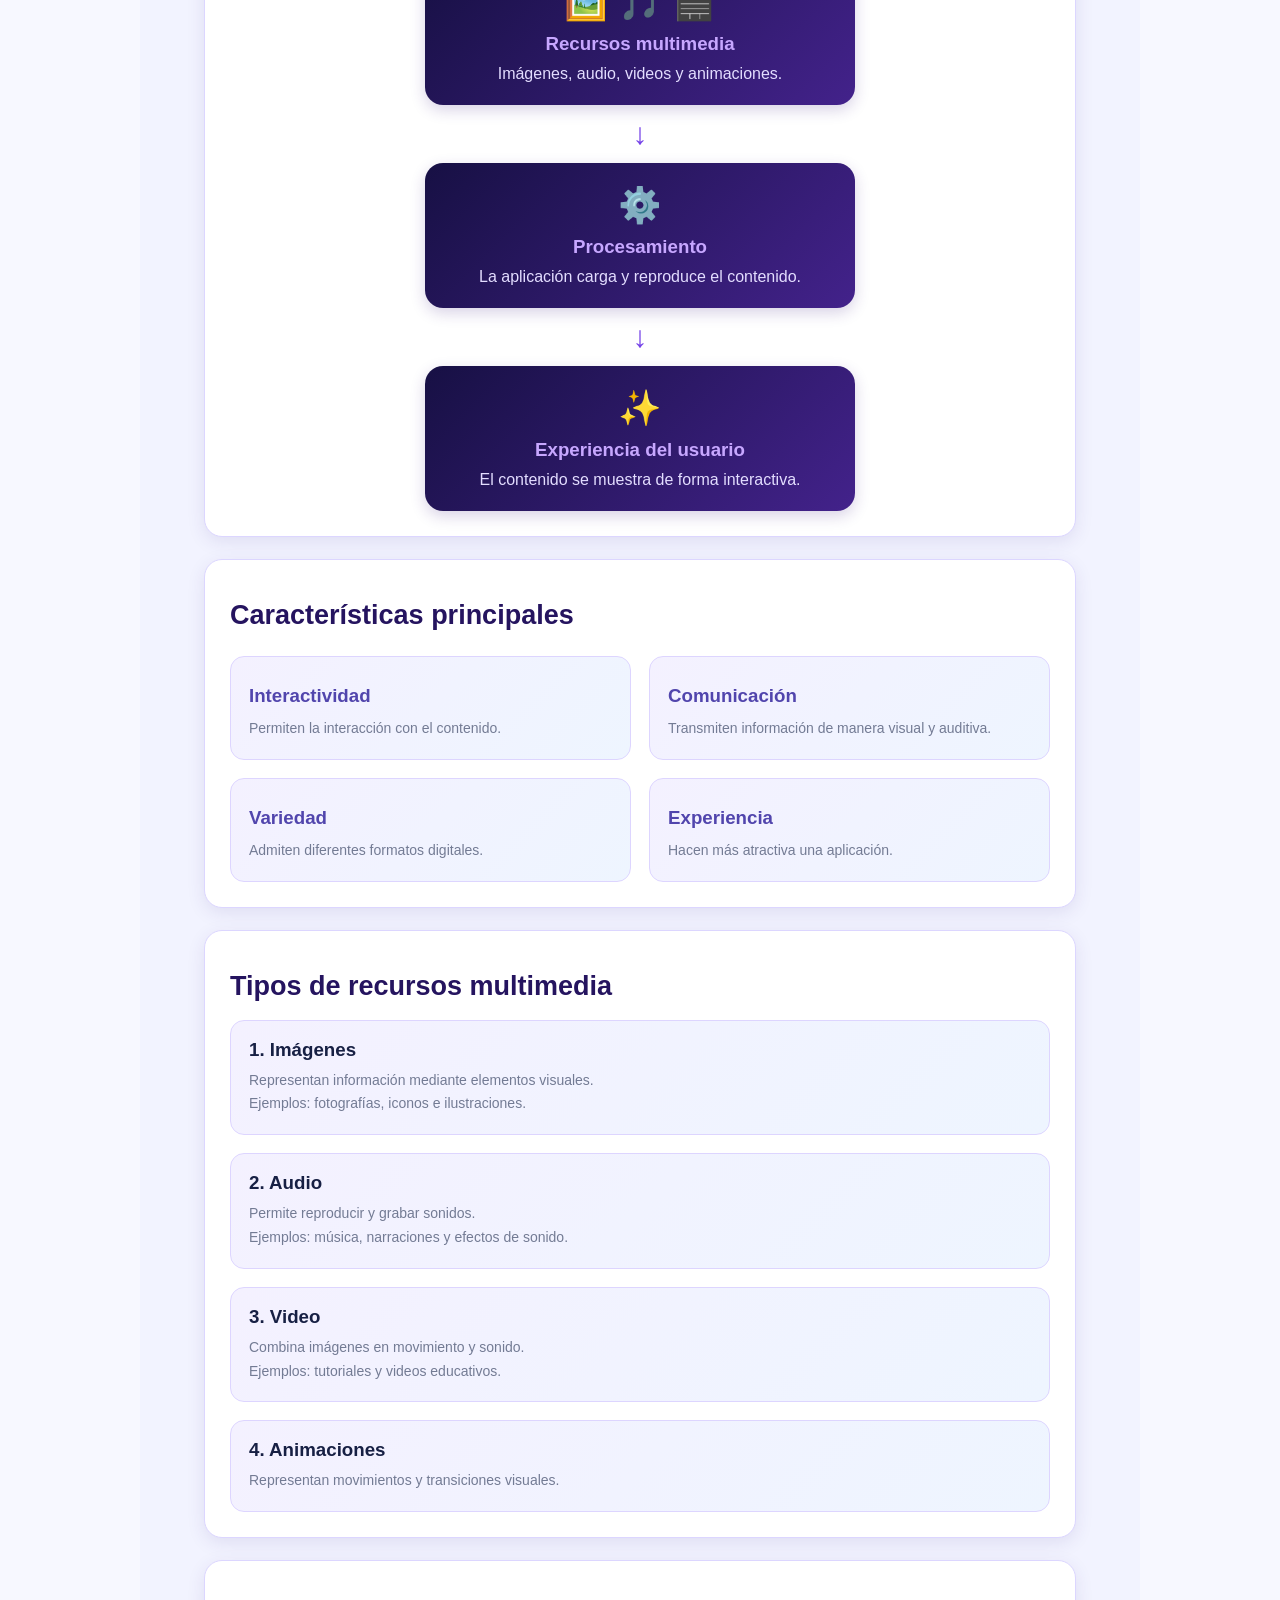
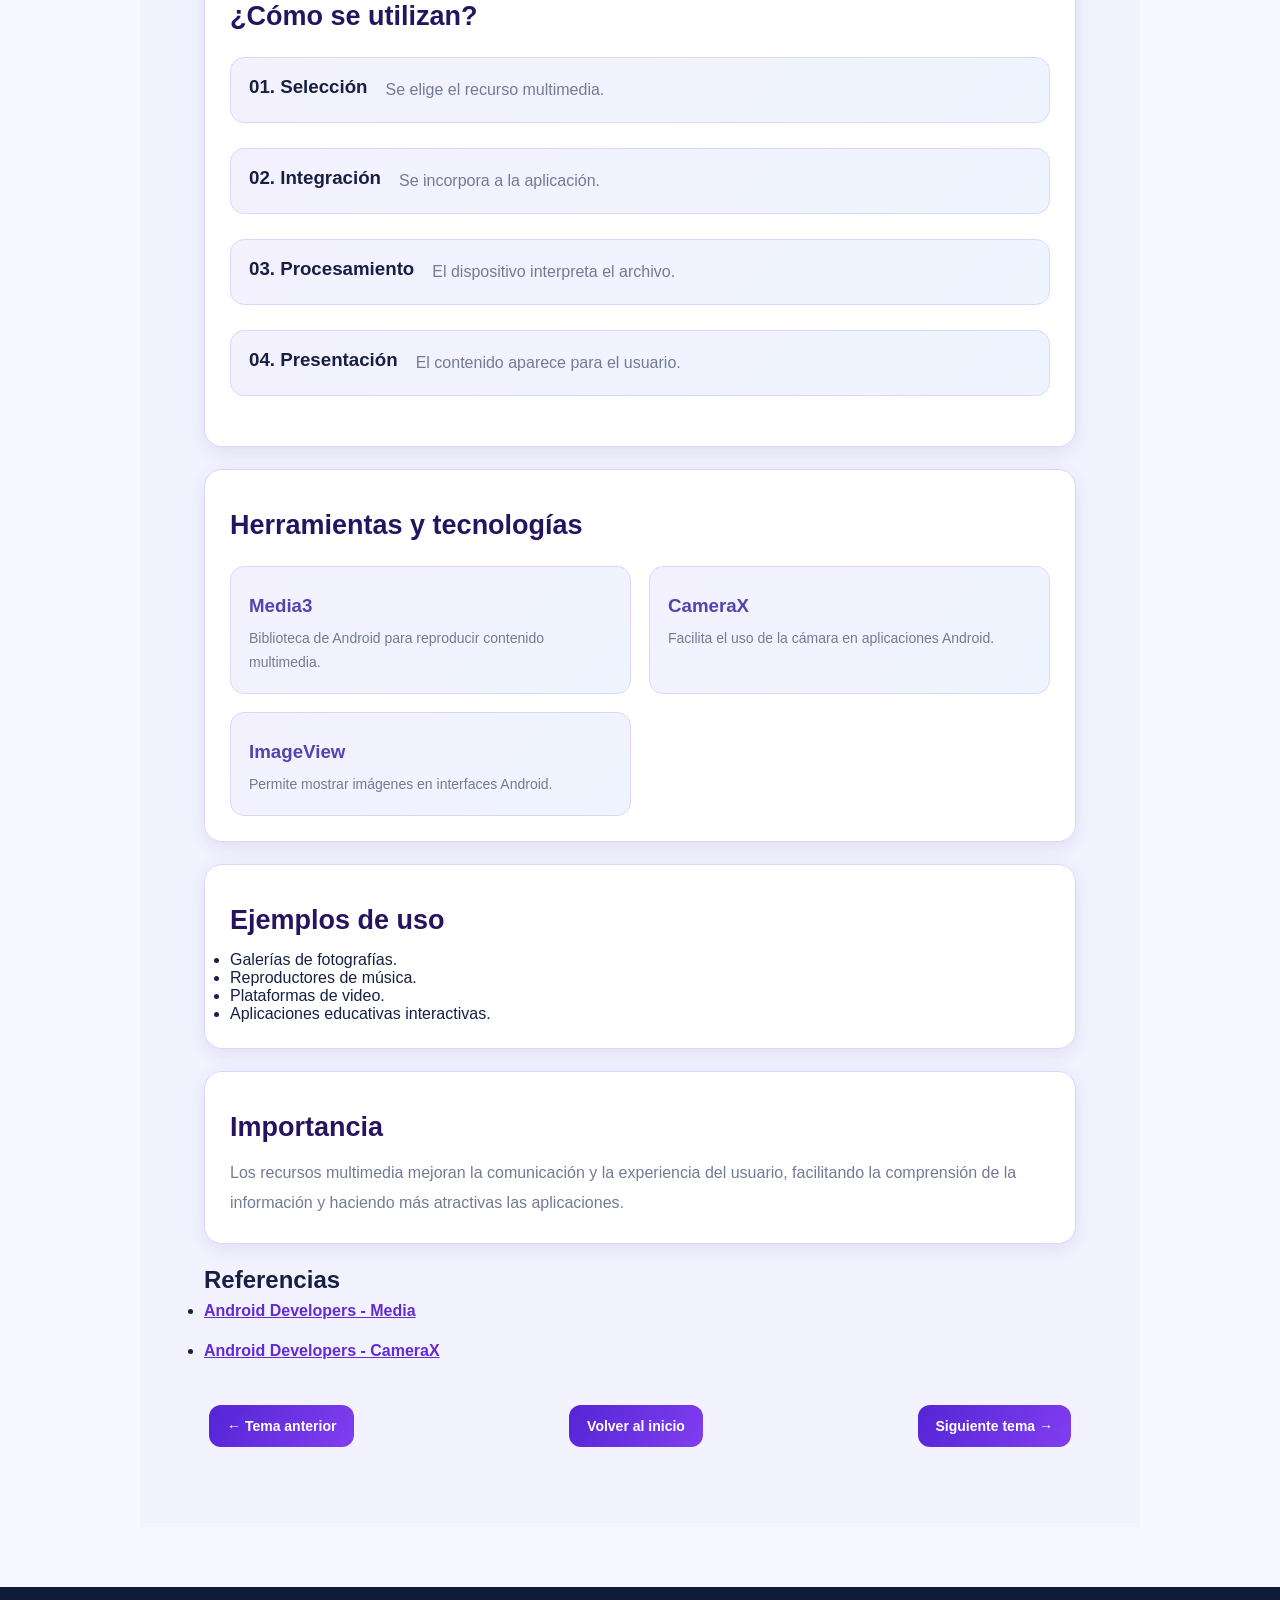
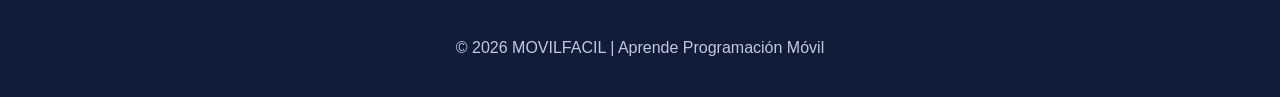
<file: tema4.html>
<!DOCTYPE html>
<html lang="es-mx">
<head>
    <meta charset="UTF-8">
    <meta name="viewport" content="width=device-width, initial-scale=1.0">
    <title>Recursos multimedia</title>
     <link rel="stylesheet" href="../estilos.css">
</head>
<body>
<header>
    <nav class="navbar">
        <h2 class="logo">MOVILFACIL</h2>
        <div class="nav-links">
            <a href="../index.html">Inicio</a>
            <a href="../index.html#temas">Temas</a>
        </div>
    </nav>
</header>

<section class="topic-hero">
    <h1>Recursos multimedia</h1>
    <p>Descubre cómo las aplicaciones utilizan imágenes, audio y video.</p>
</section>

<main class="lesson">

    <section class="lesson-card">
        <h2>¿Qué son los recursos multimedia?</h2>
        <p>
            Son elementos digitales que permiten integrar diferentes
            formatos de contenido dentro de una aplicación móvil,
            como imágenes, sonidos, videos y animaciones.
        </p>
    </section>
    <section class="lesson-card">
    <h2>Tipos de recursos multimedia</h2>
    <p>Las aplicaciones móviles utilizan diferentes recursos para ofrecer experiencias más completas e interactivas.</p>

    <div class="media-grid">

        <div class="media-card">
            <span>🖼️</span>
            <h3>Imágenes</h3>
            <p>Permiten mostrar fotografías, ilustraciones, iconos y gráficos.</p>
        </div>

        <div class="media-card">
            <span>🎵</span>
            <h3>Audio</h3>
            <p>Se utiliza para reproducir música, sonidos y grabaciones de voz.</p>
        </div>

        <div class="media-card">
            <span>🎬</span>
            <h3>Video</h3>
            <p>Permite mostrar contenido audiovisual en movimiento.</p>
        </div>

        <div class="media-card">
            <span>🎨</span>
            <h3>Animaciones</h3>
            <p>Agregan movimiento y efectos visuales a la aplicación.</p>
        </div>

    </div>
</section>
<section class="lesson-card">
    <h2>¿Cómo se utilizan los recursos multimedia?</h2>
    <p>Una aplicación puede integrar diferentes recursos para ofrecer contenido al usuario.</p>

    <div class="multimedia-flow">

        <div class="flow-card">
            <span>📱</span>
            <h3>Aplicación móvil</h3>
            <p>Recibe las acciones del usuario.</p>
        </div>

        <div class="flow-arrow">↓</div>

        <div class="flow-card">
            <span>🖼️ 🎵 🎬</span>
            <h3>Recursos multimedia</h3>
            <p>Imágenes, audio, videos y animaciones.</p>
        </div>

        <div class="flow-arrow">↓</div>

        <div class="flow-card">
            <span>⚙️</span>
            <h3>Procesamiento</h3>
            <p>La aplicación carga y reproduce el contenido.</p>
        </div>

        <div class="flow-arrow">↓</div>

        <div class="flow-card">
            <span>✨</span>
            <h3>Experiencia del usuario</h3>
            <p>El contenido se muestra de forma interactiva.</p>
        </div>

    </div>
</section>

    <section class="lesson-card">
        <h2>Características principales</h2>
        <div class="feature-grid">
            <div class="feature">
                <h3>Interactividad</h3>
                <p>Permiten la interacción con el contenido.</p>
            </div>
            <div class="feature">
                <h3>Comunicación</h3>
                <p>Transmiten información de manera visual y auditiva.</p>
            </div>
            <div class="feature">
                <h3>Variedad</h3>
                <p>Admiten diferentes formatos digitales.</p>
            </div>
            <div class="feature">
                <h3>Experiencia</h3>
                <p>Hacen más atractiva una aplicación.</p>
            </div>
        </div>
    </section>

    <section class="lesson-card">
        <h2>Tipos de recursos multimedia</h2>
        <div class="type-item">
            <h3>1. Imágenes</h3>
            <p>Representan información mediante elementos visuales.</p>
            <p>Ejemplos: fotografías, iconos e ilustraciones.</p>
        </div>
        <div class="type-item">
            <h3>2. Audio</h3>
            <p>Permite reproducir y grabar sonidos.</p>
            <p>Ejemplos: música, narraciones y efectos de sonido.</p>
        </div>
        <div class="type-item">
            <h3>3. Video</h3>
            <p>Combina imágenes en movimiento y sonido.</p>
            <p>Ejemplos: tutoriales y videos educativos.</p>
        </div>
        <div class="type-item">
            <h3>4. Animaciones</h3>
            <p>Representan movimientos y transiciones visuales.</p>
        </div>
    </section>

    <section class="lesson-card">
        <h2>¿Cómo se utilizan?</h2>
        <div class="steps">
            <div class="step">
                <h3>01. Selección</h3>
                <p>Se elige el recurso multimedia.</p>
            </div>
            <div class="step">
                <h3>02. Integración</h3>
                <p>Se incorpora a la aplicación.</p>
            </div>
            <div class="step">
                <h3>03. Procesamiento</h3>
                <p>El dispositivo interpreta el archivo.</p>
            </div>
            <div class="step">
                <h3>04. Presentación</h3>
                <p>El contenido aparece para el usuario.</p>
            </div>
        </div>
    </section>

    <section class="lesson-card">
        <h2>Herramientas y tecnologías</h2>
        <div class="tool-grid">
            <div class="tool">
                <h3>Media3</h3>
                <p>Biblioteca de Android para reproducir contenido multimedia.</p>
            </div>
            <div class="tool">
                <h3>CameraX</h3>
                <p>Facilita el uso de la cámara en aplicaciones Android.</p>
            </div>
            <div class="tool">
                <h3>ImageView</h3>
                <p>Permite mostrar imágenes en interfaces Android.</p>
            </div>
        </div>
    </section>

    <section class="lesson-card">
        <h2>Ejemplos de uso</h2>
        <ul>
            <li>Galerías de fotografías.</li>
            <li>Reproductores de música.</li>
            <li>Plataformas de video.</li>
            <li>Aplicaciones educativas interactivas.</li>
        </ul>
    </section>

    <section class="lesson-card">
        <h2>Importancia</h2>
        <p>
            Los recursos multimedia mejoran la comunicación y la
            experiencia del usuario, facilitando la comprensión
            de la información y haciendo más atractivas las aplicaciones.
        </p>
    </section>

    <section class="references">
        <h2>Referencias</h2>
        <ul>
            <li><a href="https://developer.android.com/media" target="_blank">Android Developers - Media</a></li>
            <li><a href="https://developer.android.com/media/camera/camerax" target="_blank">Android Developers - CameraX</a></li>
        </ul>
    </section>

    <nav class="lesson-navigation">
        <a href="tema3.html">← Tema anterior</a>
        <a href="../index.html">Volver al inicio</a>
        <a href="tema5.html">Siguiente tema →</a>
    </nav>

</main>

<footer>
    <p>© 2026 MOVILFACIL | Aprende Programación Móvil</p>
</footer>

</body>
</html>
</body>
</html>
</file>
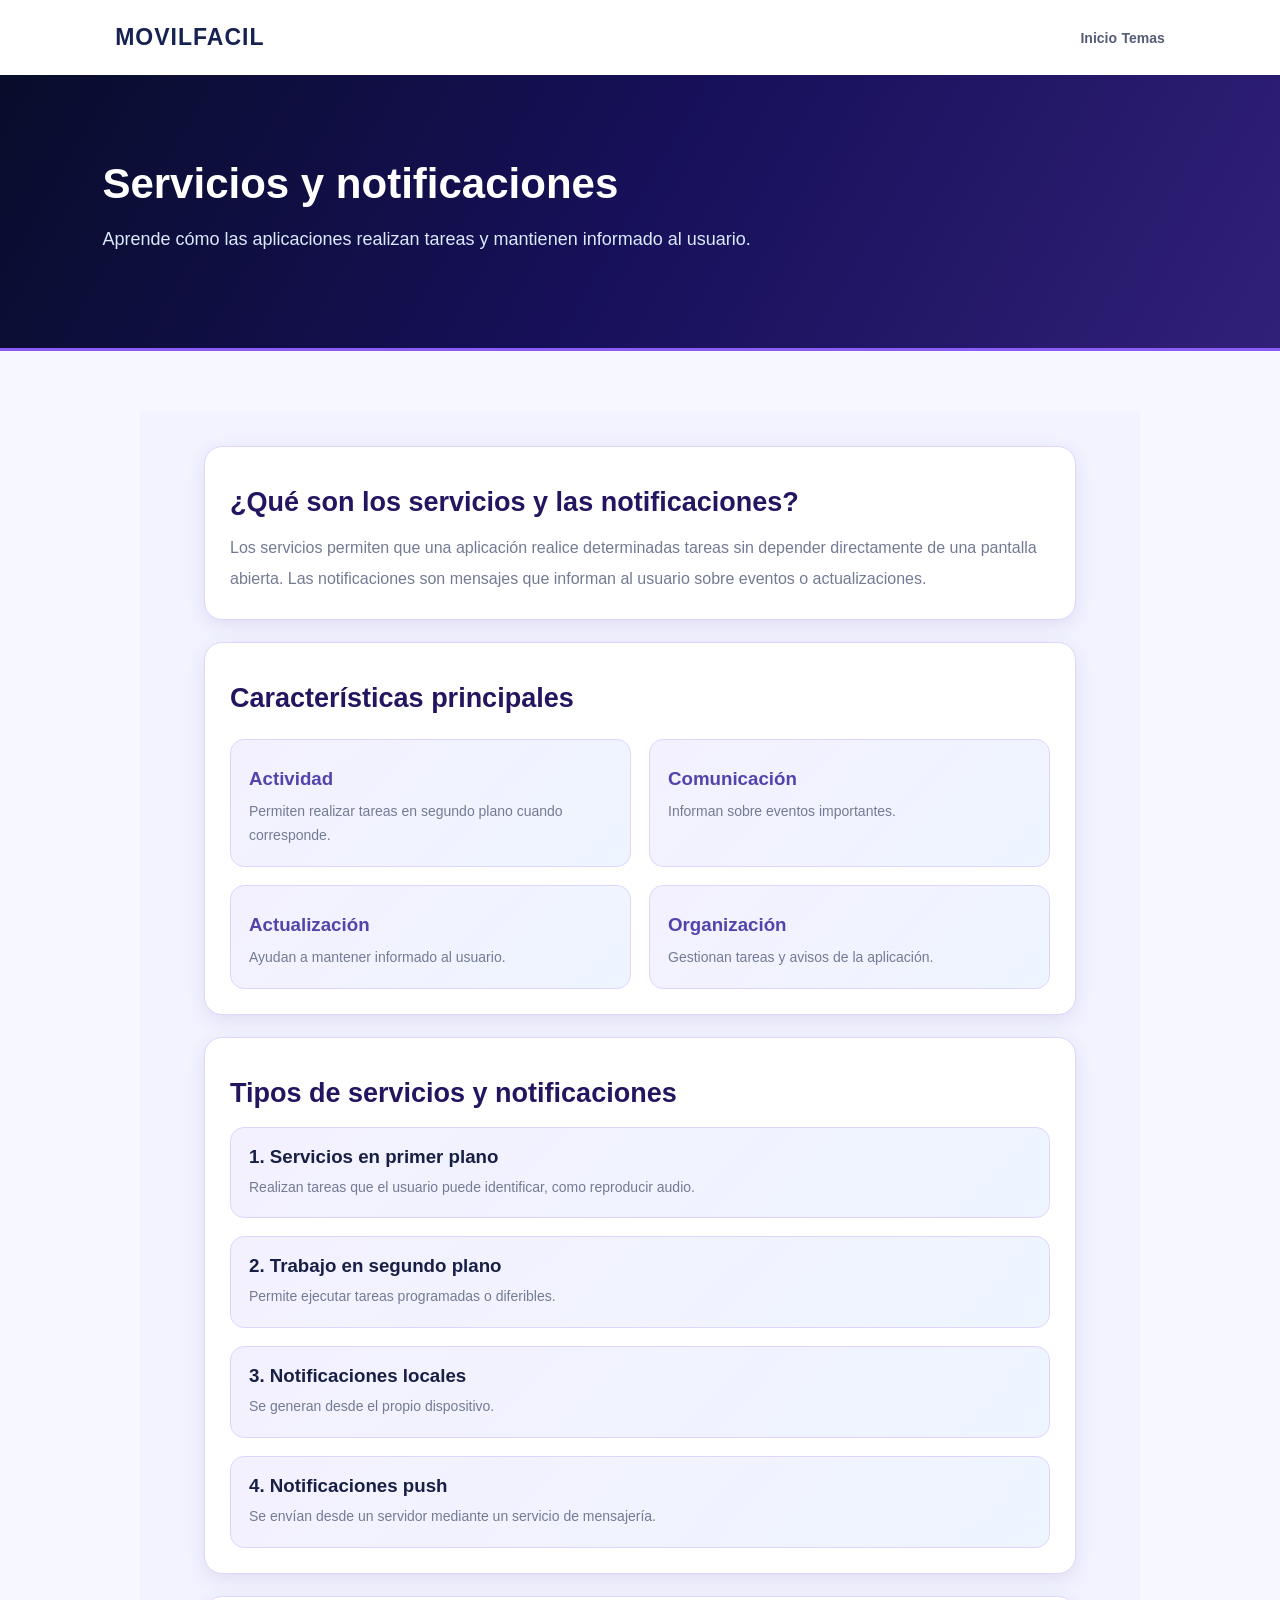
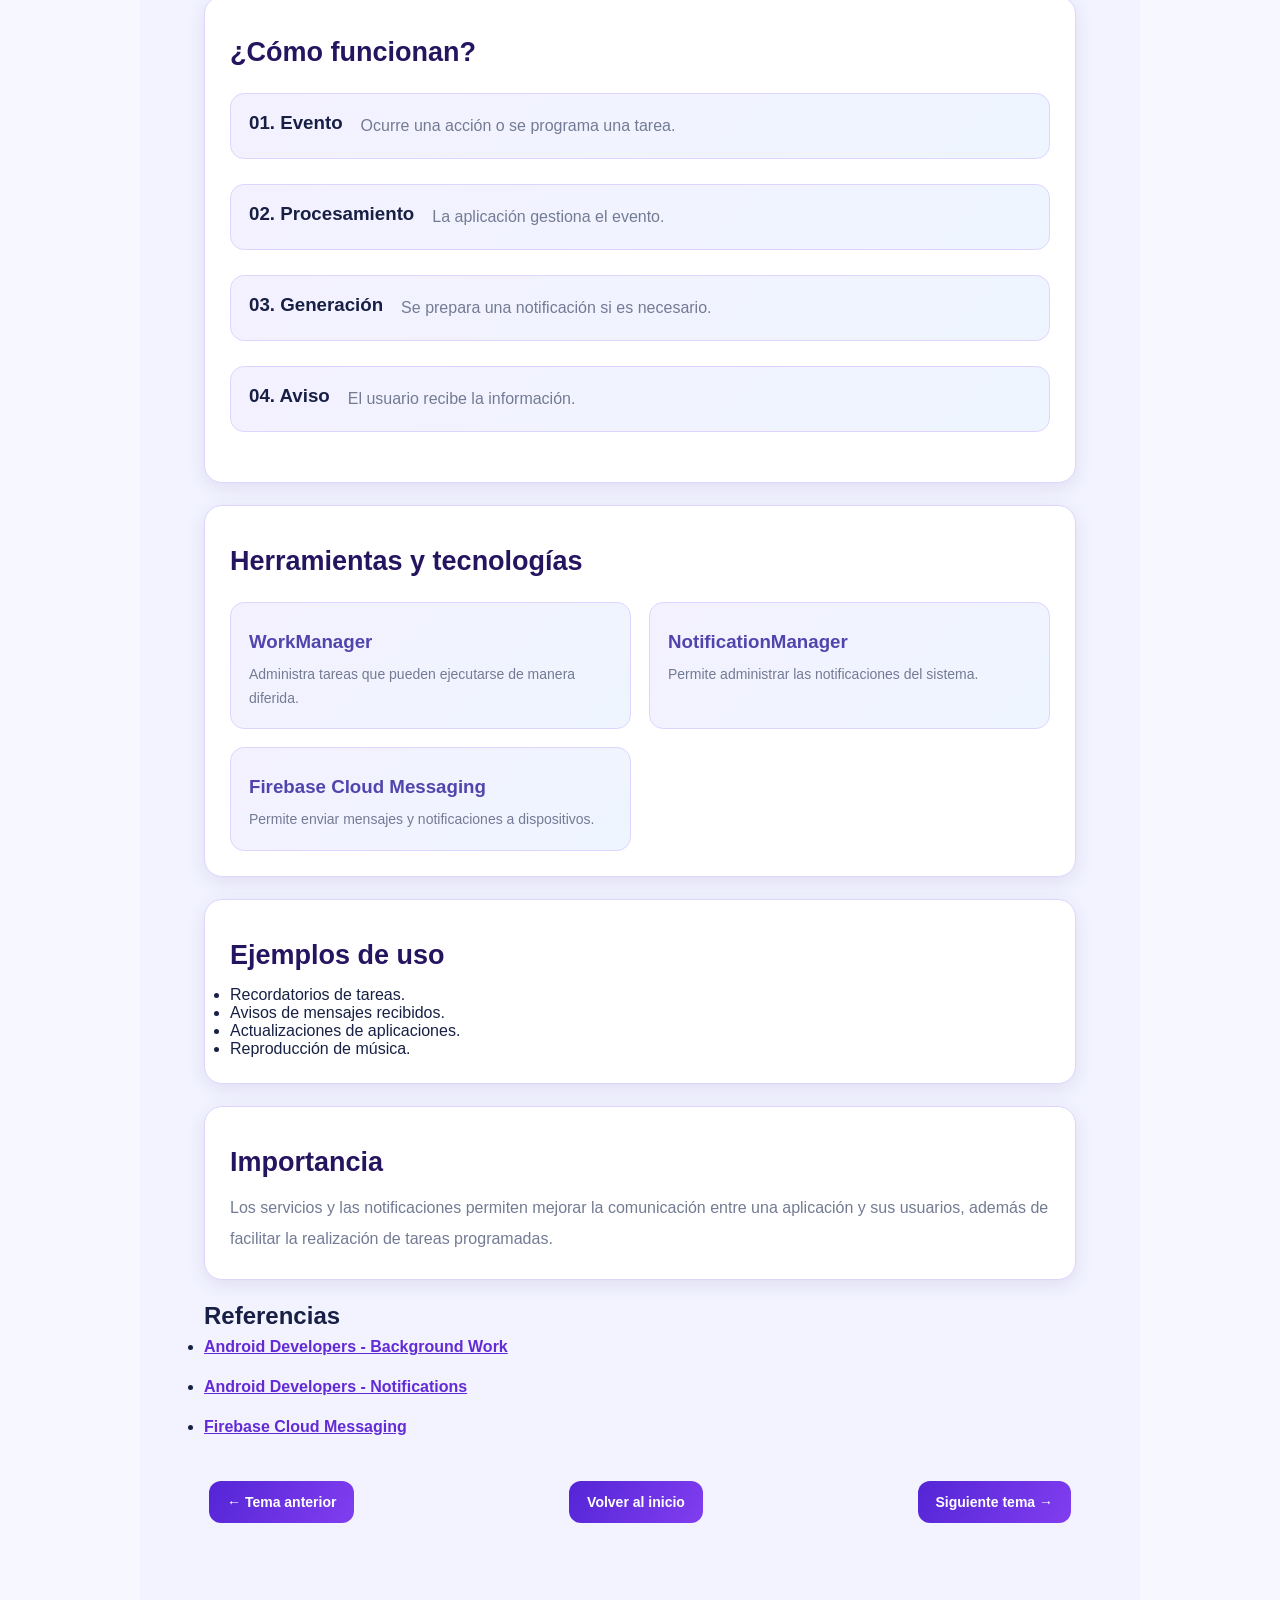
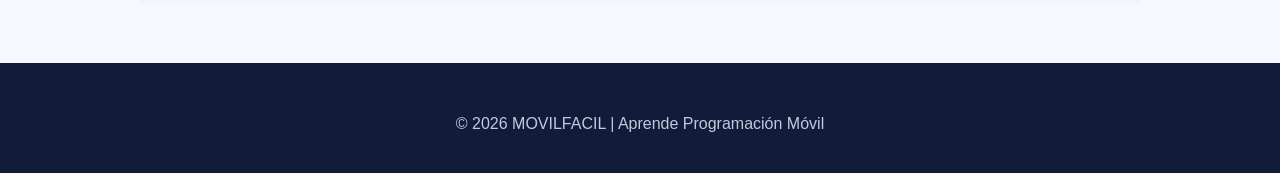
<file: tema5.html>
<!DOCTYPE html>
<html lang="es-mx">
<head>
    <meta charset="UTF-8">
    <meta name="viewport" content="width=device-width, initial-scale=1.0">
    <title>Servicios y notificaciones</title>
     <link rel="stylesheet" href="../estilos.css">
</head>
<body>

<header>
    <nav class="navbar">
        <h2 class="logo">MOVILFACIL</h2>
        <div class="nav-links">
            <a href="../index.html">Inicio</a>
            <a href="../index.html#temas">Temas</a>
        </div>
    </nav>
</header>

<section class="topic-hero">
    <h1>Servicios y notificaciones</h1>
    <p>Aprende cómo las aplicaciones realizan tareas y mantienen informado al usuario.</p>
</section>

<main class="lesson">

    <section class="lesson-card">
        <h2>¿Qué son los servicios y las notificaciones?</h2>
        <p>
            Los servicios permiten que una aplicación realice determinadas
            tareas sin depender directamente de una pantalla abierta.
            Las notificaciones son mensajes que informan al usuario
            sobre eventos o actualizaciones.
        </p>
    </section>

    <section class="lesson-card">
        <h2>Características principales</h2>
        <div class="feature-grid">
            <div class="feature">
                <h3>Actividad</h3>
                <p>Permiten realizar tareas en segundo plano cuando corresponde.</p>
            </div>
            <div class="feature">
                <h3>Comunicación</h3>
                <p>Informan sobre eventos importantes.</p>
            </div>
            <div class="feature">
                <h3>Actualización</h3>
                <p>Ayudan a mantener informado al usuario.</p>
            </div>
            <div class="feature">
                <h3>Organización</h3>
                <p>Gestionan tareas y avisos de la aplicación.</p>
            </div>
        </div>
    </section>

    <section class="lesson-card">
        <h2>Tipos de servicios y notificaciones</h2>
        <div class="type-item">
            <h3>1. Servicios en primer plano</h3>
            <p>Realizan tareas que el usuario puede identificar, como reproducir audio.</p>
        </div>
        <div class="type-item">
            <h3>2. Trabajo en segundo plano</h3>
            <p>Permite ejecutar tareas programadas o diferibles.</p>
        </div>
        <div class="type-item">
            <h3>3. Notificaciones locales</h3>
            <p>Se generan desde el propio dispositivo.</p>
        </div>
        <div class="type-item">
            <h3>4. Notificaciones push</h3>
            <p>Se envían desde un servidor mediante un servicio de mensajería.</p>
        </div>
    </section>

    <section class="lesson-card">
        <h2>¿Cómo funcionan?</h2>
        <div class="steps">
            <div class="step">
                <h3>01. Evento</h3>
                <p>Ocurre una acción o se programa una tarea.</p>
            </div>
            <div class="step">
                <h3>02. Procesamiento</h3>
                <p>La aplicación gestiona el evento.</p>
            </div>
            <div class="step">
                <h3>03. Generación</h3>
                <p>Se prepara una notificación si es necesario.</p>
            </div>
            <div class="step">
                <h3>04. Aviso</h3>
                <p>El usuario recibe la información.</p>
            </div>
        </div>
    </section>

    <section class="lesson-card">
        <h2>Herramientas y tecnologías</h2>
        <div class="tool-grid">
            <div class="tool">
                <h3>WorkManager</h3>
                <p>Administra tareas que pueden ejecutarse de manera diferida.</p>
            </div>
            <div class="tool">
                <h3>NotificationManager</h3>
                <p>Permite administrar las notificaciones del sistema.</p>
            </div>
            <div class="tool">
                <h3>Firebase Cloud Messaging</h3>
                <p>Permite enviar mensajes y notificaciones a dispositivos.</p>
            </div>
        </div>
    </section>

    <section class="lesson-card">
        <h2>Ejemplos de uso</h2>
        <ul>
            <li>Recordatorios de tareas.</li>
            <li>Avisos de mensajes recibidos.</li>
            <li>Actualizaciones de aplicaciones.</li>
            <li>Reproducción de música.</li>
        </ul>
    </section>

    <section class="lesson-card">
        <h2>Importancia</h2>
        <p>
            Los servicios y las notificaciones permiten mejorar la
            comunicación entre una aplicación y sus usuarios, además
            de facilitar la realización de tareas programadas.
        </p>
    </section>

    <section class="references">
        <h2>Referencias</h2>
        <ul>
            <li><a href="https://developer.android.com/develop/background-work" target="_blank">Android Developers - Background Work</a></li>
            <li><a href="https://developer.android.com/develop/ui/views/notifications" target="_blank">Android Developers - Notifications</a></li>
            <li><a href="https://firebase.google.com/docs/cloud-messaging" target="_blank">Firebase Cloud Messaging</a></li>
        </ul>
    </section>

    <nav class="lesson-navigation">
        <a href="tema4.html">← Tema anterior</a>
        <a href="../index.html">Volver al inicio</a>
        <a href="tema6.html">Siguiente tema →</a>
    </nav>

</main>

<footer>
    <p>© 2026 MOVILFACIL | Aprende Programación Móvil</p>
</footer>

</body>
</html>
</body>
</html>
</file>
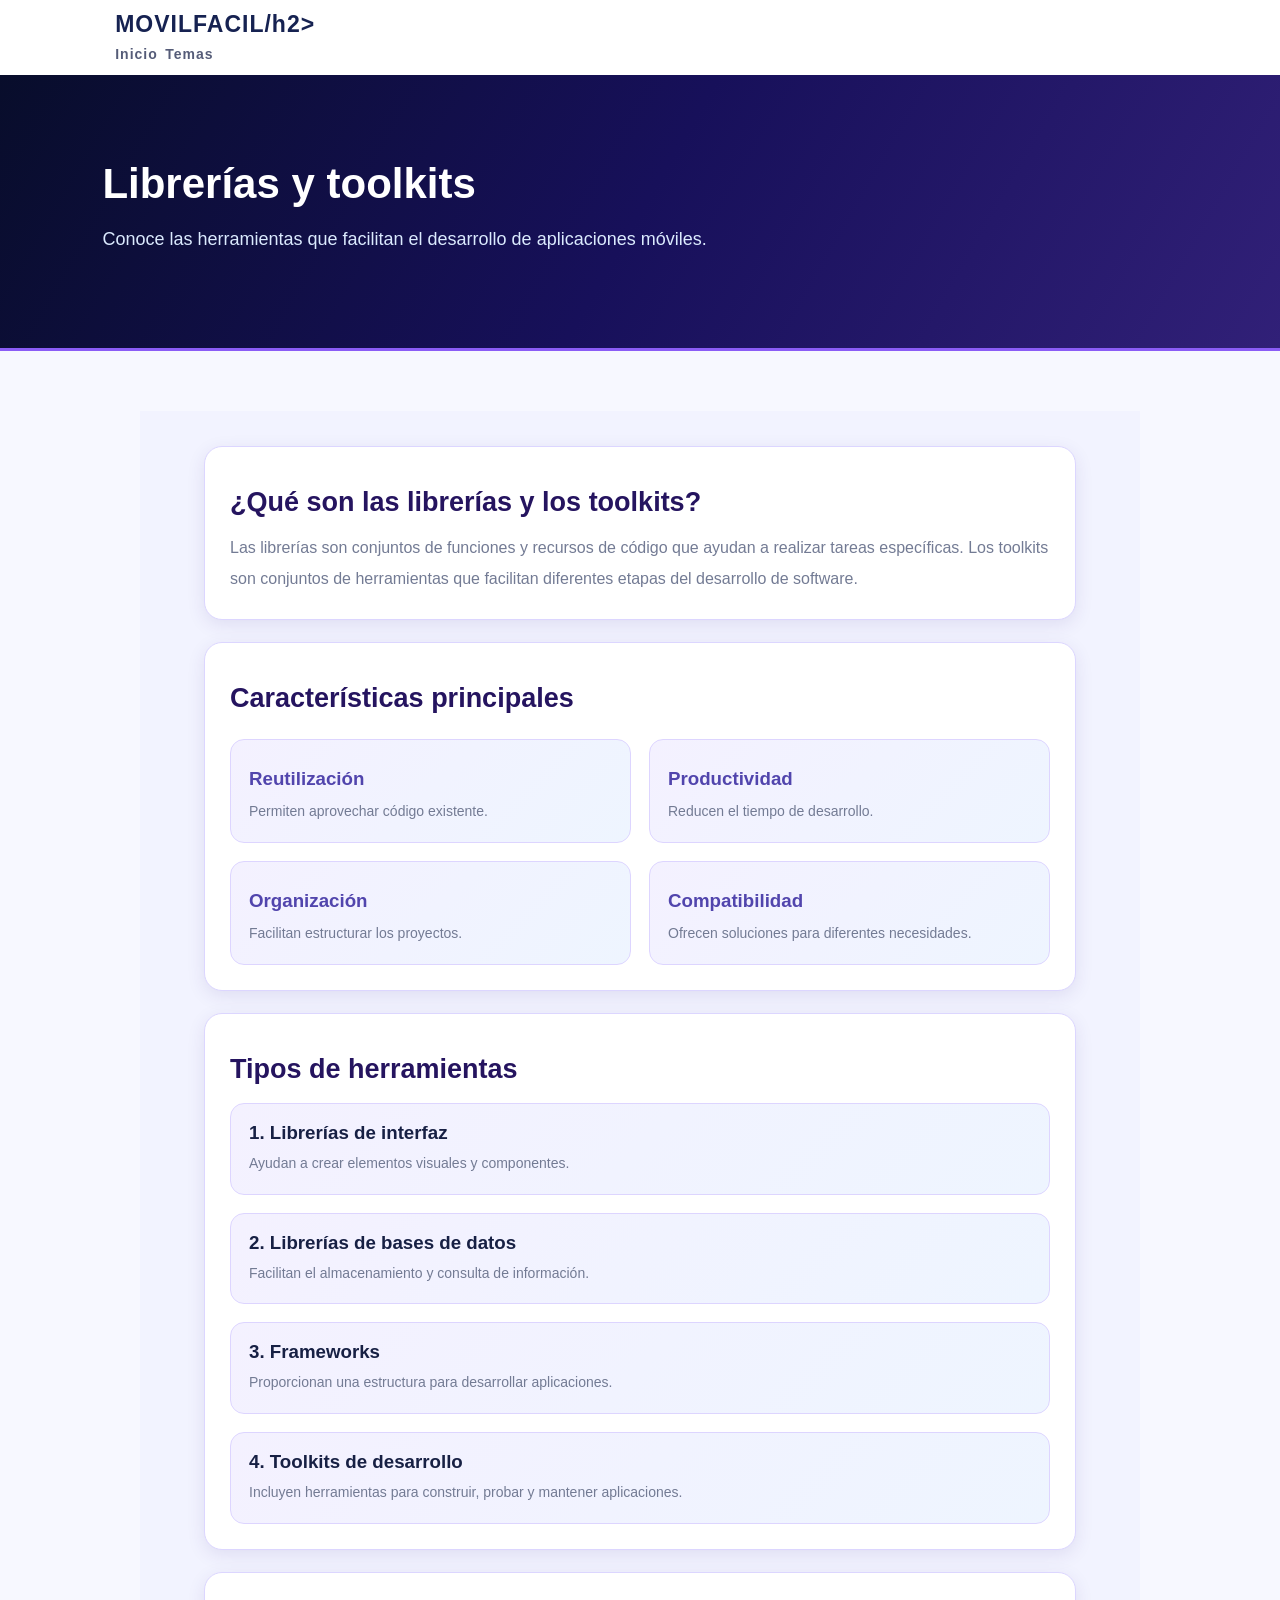
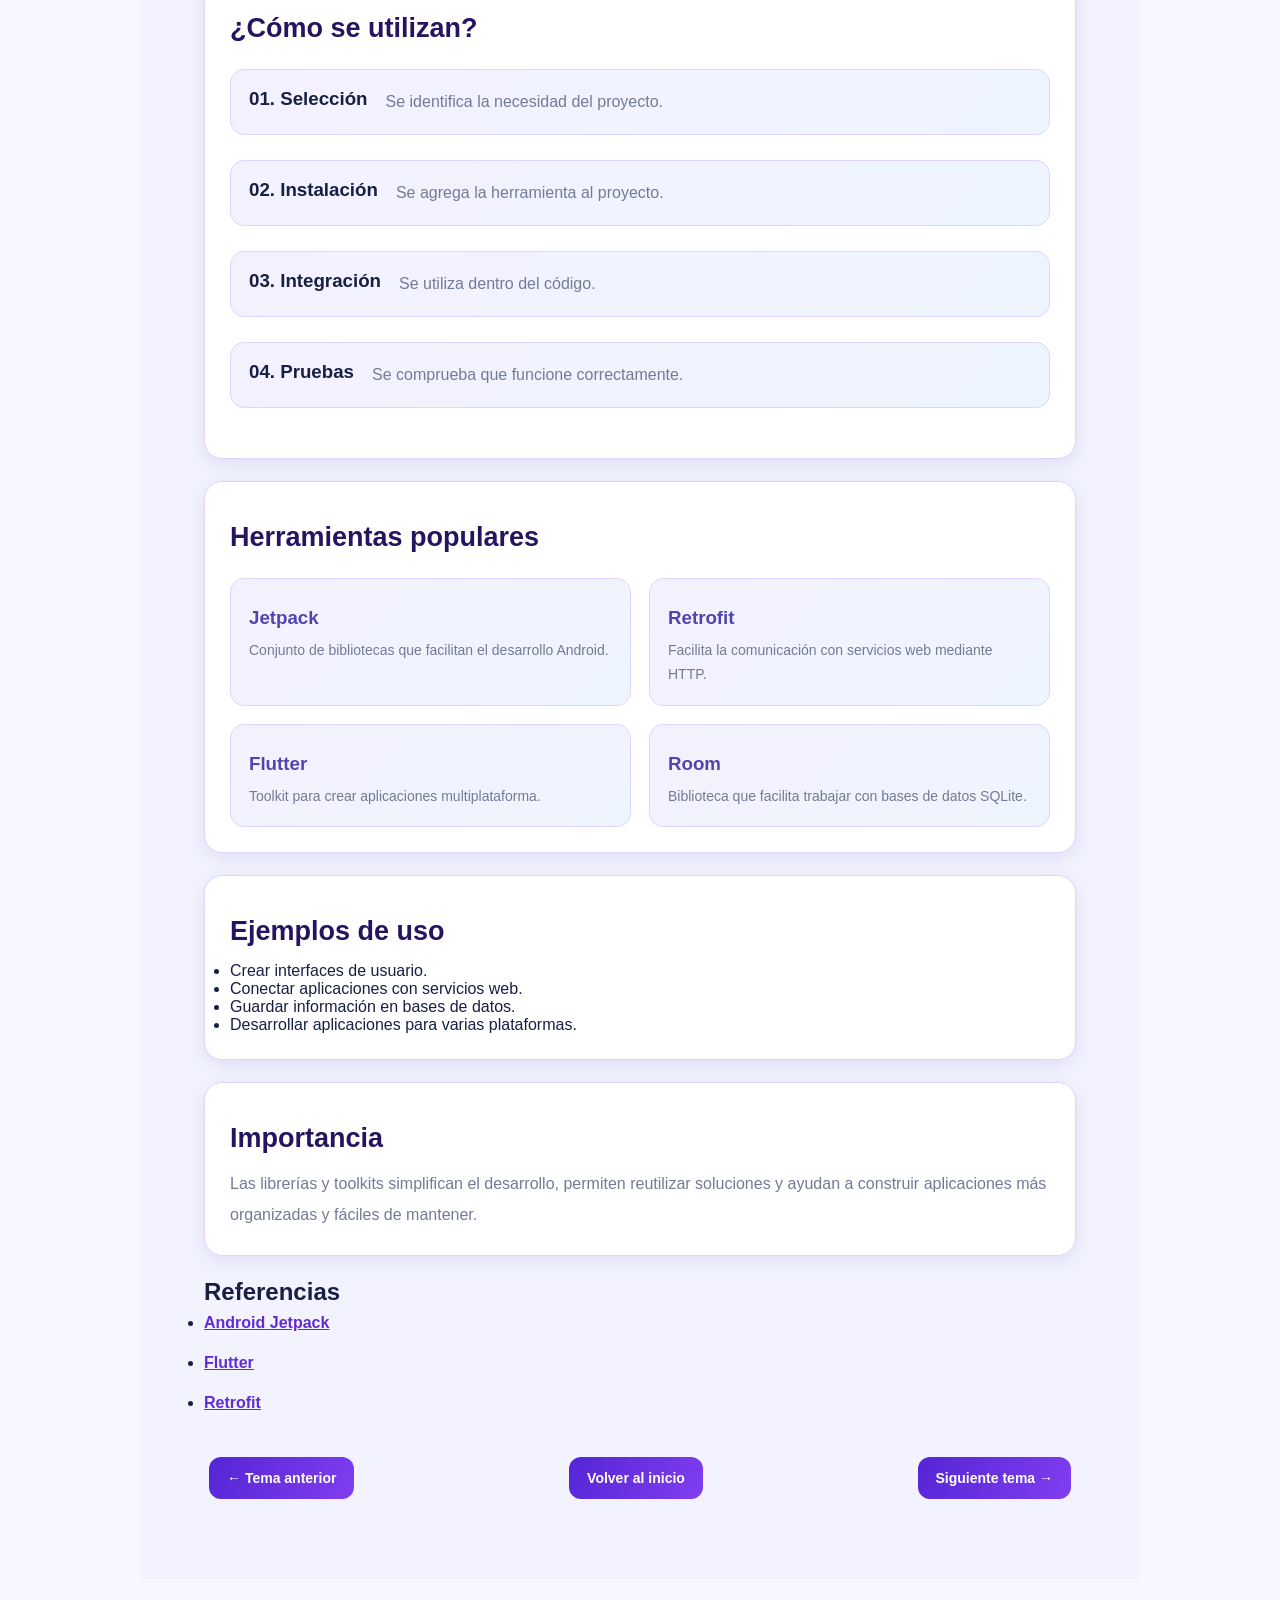
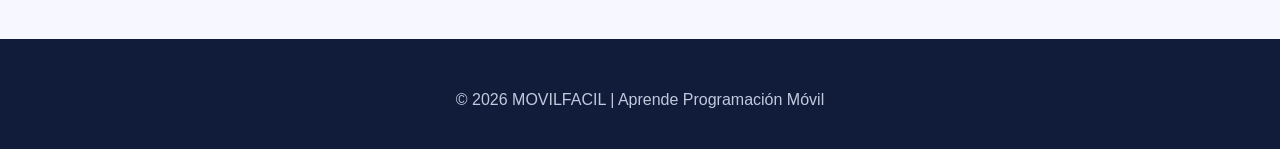
<file: tema6.html>
<!DOCTYPE html>
<html lang="es-mx">
<head>
    <meta charset="UTF-8">
    <meta name="viewport" content="width=device-width, initial-scale=1.0">
    <title>Librerías y toolkits</title>
      <link rel="stylesheet" href="../estilos.css">
</head>
<body>

<header>
    <nav class="navbar">
        <h2 class="logo">MOVILFACIL/h2>
        <div class="nav-links">
            <a href="../index.html">Inicio</a>
            <a href="../index.html#temas">Temas</a>
        </div>
    </nav>
</header>

<section class="topic-hero">
    <h1>Librerías y toolkits</h1>
    <p>Conoce las herramientas que facilitan el desarrollo de aplicaciones móviles.</p>
</section>

<main class="lesson">

    <section class="lesson-card">
        <h2>¿Qué son las librerías y los toolkits?</h2>
        <p>
            Las librerías son conjuntos de funciones y recursos de código
            que ayudan a realizar tareas específicas. Los toolkits son
            conjuntos de herramientas que facilitan diferentes etapas
            del desarrollo de software.
        </p>
    </section>

    <section class="lesson-card">
        <h2>Características principales</h2>
        <div class="feature-grid">
            <div class="feature">
                <h3>Reutilización</h3>
                <p>Permiten aprovechar código existente.</p>
            </div>
            <div class="feature">
                <h3>Productividad</h3>
                <p>Reducen el tiempo de desarrollo.</p>
            </div>
            <div class="feature">
                <h3>Organización</h3>
                <p>Facilitan estructurar los proyectos.</p>
            </div>
            <div class="feature">
                <h3>Compatibilidad</h3>
                <p>Ofrecen soluciones para diferentes necesidades.</p>
            </div>
        </div>
    </section>

    <section class="lesson-card">
        <h2>Tipos de herramientas</h2>
        <div class="type-item">
            <h3>1. Librerías de interfaz</h3>
            <p>Ayudan a crear elementos visuales y componentes.</p>
        </div>
        <div class="type-item">
            <h3>2. Librerías de bases de datos</h3>
            <p>Facilitan el almacenamiento y consulta de información.</p>
        </div>
        <div class="type-item">
            <h3>3. Frameworks</h3>
            <p>Proporcionan una estructura para desarrollar aplicaciones.</p>
        </div>
        <div class="type-item">
            <h3>4. Toolkits de desarrollo</h3>
            <p>Incluyen herramientas para construir, probar y mantener aplicaciones.</p>
        </div>
    </section>

    <section class="lesson-card">
        <h2>¿Cómo se utilizan?</h2>
        <div class="steps">
            <div class="step">
                <h3>01. Selección</h3>
                <p>Se identifica la necesidad del proyecto.</p>
            </div>
            <div class="step">
                <h3>02. Instalación</h3>
                <p>Se agrega la herramienta al proyecto.</p>
            </div>
            <div class="step">
                <h3>03. Integración</h3>
                <p>Se utiliza dentro del código.</p>
            </div>
            <div class="step">
                <h3>04. Pruebas</h3>
                <p>Se comprueba que funcione correctamente.</p>
            </div>
        </div>
    </section>

    <section class="lesson-card">
        <h2>Herramientas populares</h2>
        <div class="tool-grid">
            <div class="tool">
                <h3>Jetpack</h3>
                <p>Conjunto de bibliotecas que facilitan el desarrollo Android.</p>
            </div>
            <div class="tool">
                <h3>Retrofit</h3>
                <p>Facilita la comunicación con servicios web mediante HTTP.</p>
            </div>
            <div class="tool">
                <h3>Flutter</h3>
                <p>Toolkit para crear aplicaciones multiplataforma.</p>
            </div>
            <div class="tool">
                <h3>Room</h3>
                <p>Biblioteca que facilita trabajar con bases de datos SQLite.</p>
            </div>
        </div>
    </section>

    <section class="lesson-card">
        <h2>Ejemplos de uso</h2>
        <ul>
            <li>Crear interfaces de usuario.</li>
            <li>Conectar aplicaciones con servicios web.</li>
            <li>Guardar información en bases de datos.</li>
            <li>Desarrollar aplicaciones para varias plataformas.</li>
        </ul>
    </section>

    <section class="lesson-card">
        <h2>Importancia</h2>
        <p>
            Las librerías y toolkits simplifican el desarrollo,
            permiten reutilizar soluciones y ayudan a construir
            aplicaciones más organizadas y fáciles de mantener.
        </p>
    </section>

    <section class="references">
        <h2>Referencias</h2>
        <ul>
            <li><a href="https://developer.android.com/jetpack" target="_blank">Android Jetpack</a></li>
            <li><a href="https://flutter.dev/" target="_blank">Flutter</a></li>
            <li><a href="https://square.github.io/retrofit/" target="_blank">Retrofit</a></li>
        </ul>
    </section>

    <nav class="lesson-navigation">
        <a href="tema5.html">← Tema anterior</a>
        <a href="../index.html">Volver al inicio</a>
        <a href="tema7.html">Siguiente tema →</a>
    </nav>

</main>

<footer>
    <p>© 2026 MOVILFACIL | Aprende Programación Móvil</p>
</footer>

</body>
</html>
</body>
</html>
</file>
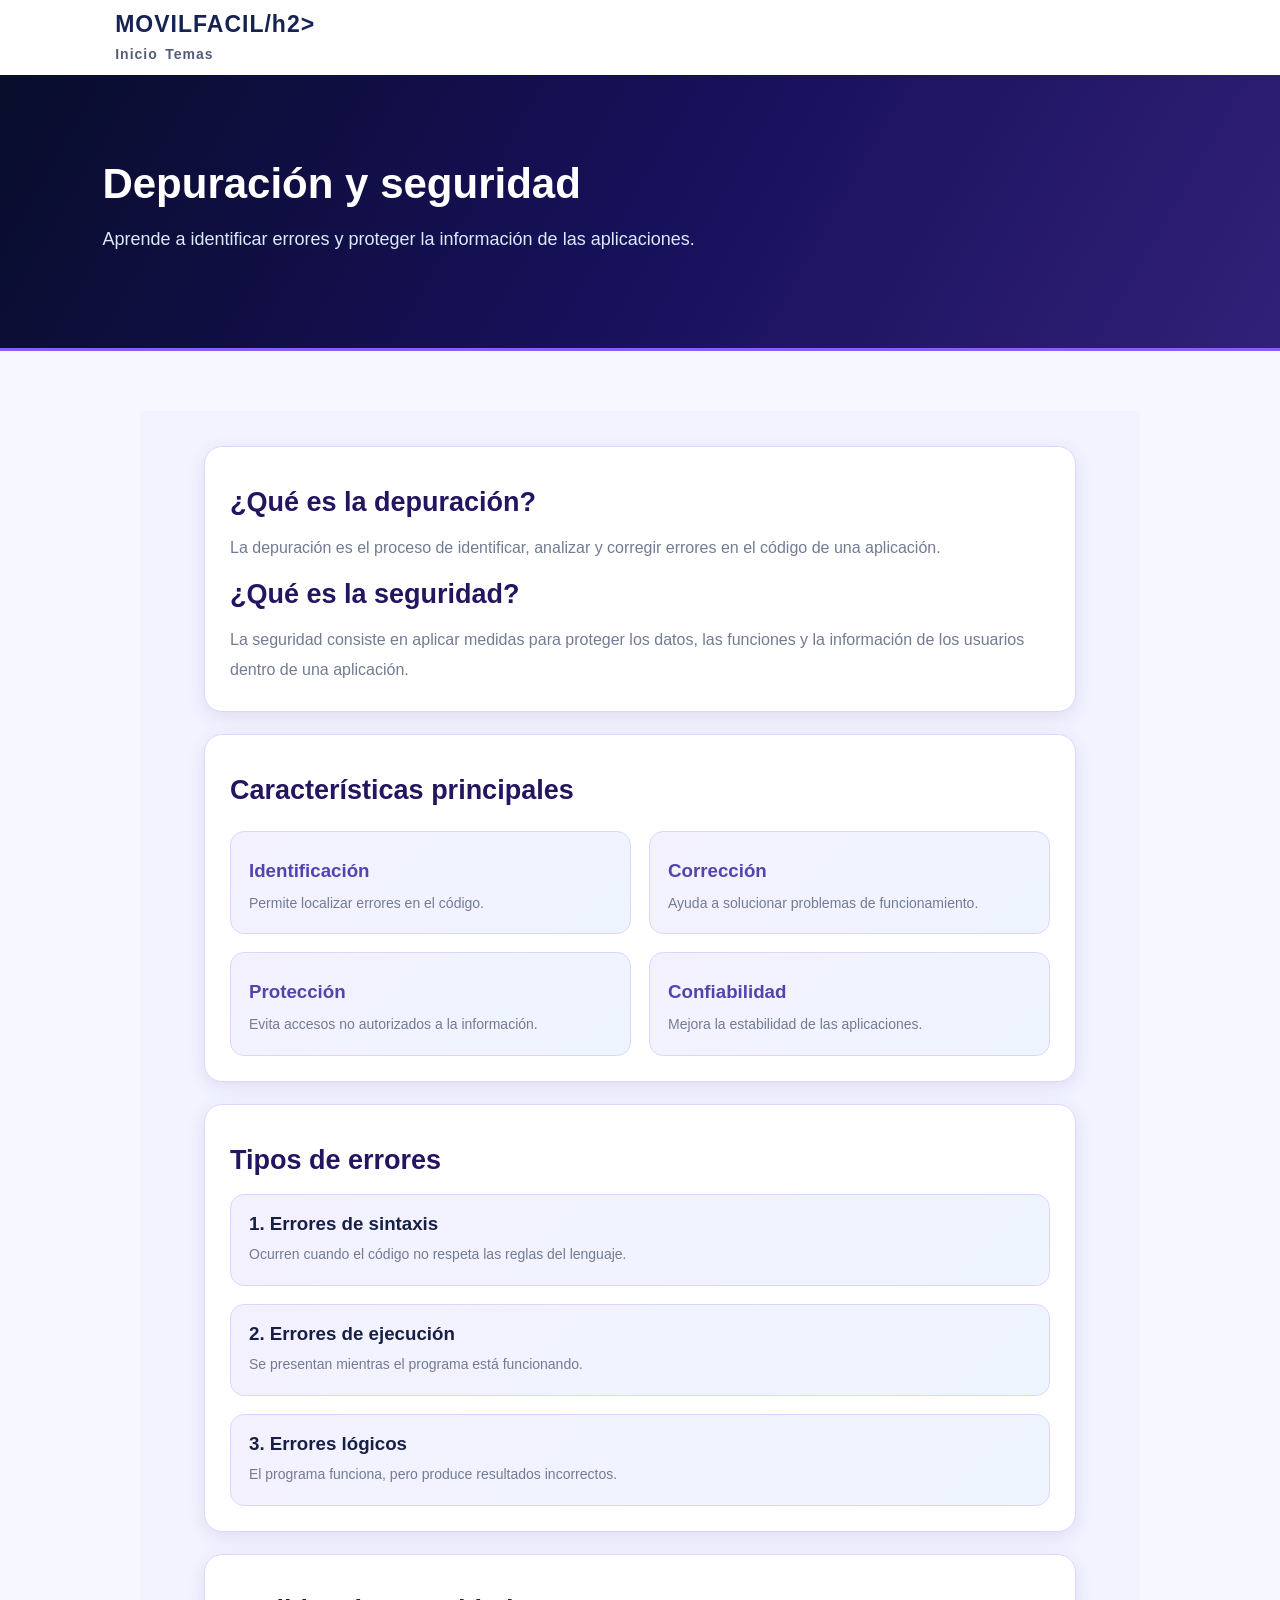
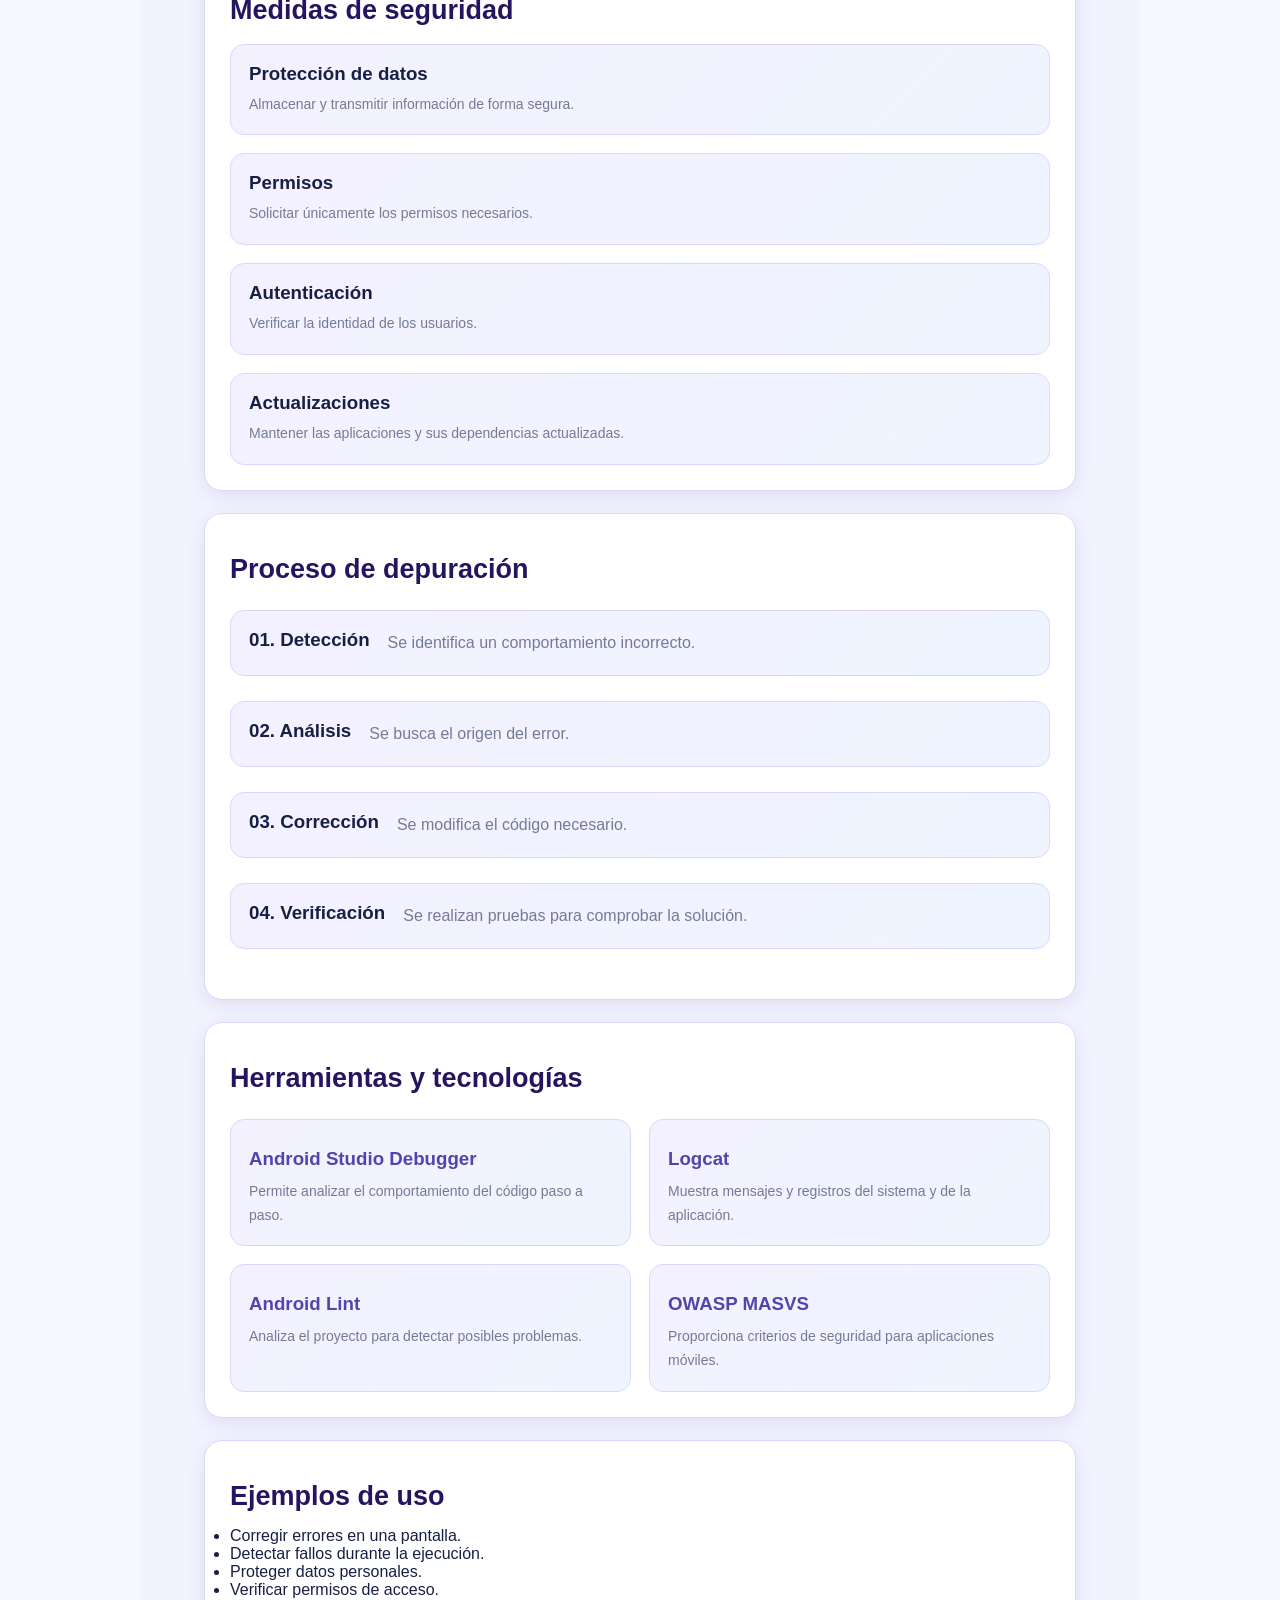
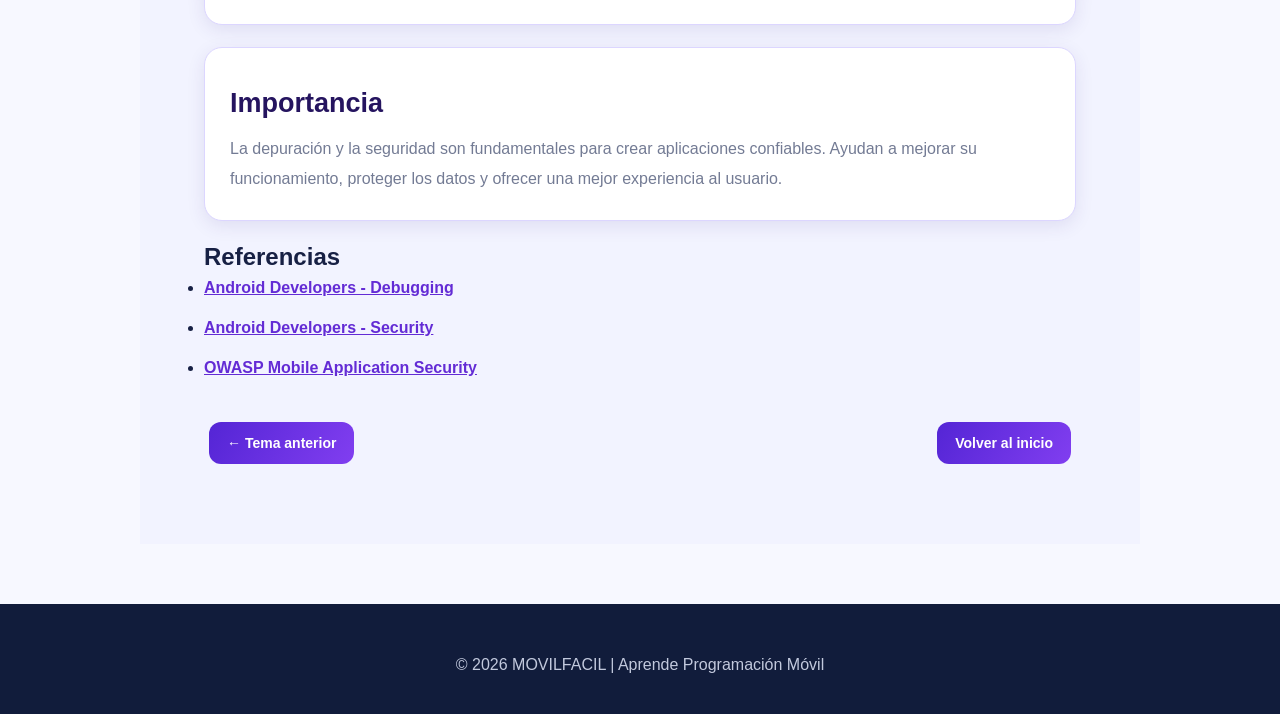
<file: tema7.html>
<!DOCTYPE html>
<html lang="es-mx">
<head>
    <meta charset="UTF-8">
    <meta name="viewport" content="width=device-width, initial-scale=1.0">
    <title>Depuración y seguridad</title>
     <link rel="stylesheet" href="../estilos.css">
</head>
<body>


<header>
    <nav class="navbar">
        <h2 class="logo">MOVILFACIL/h2>
        <div class="nav-links">
            <a href="../index.html">Inicio</a>
            <a href="../index.html#temas">Temas</a>
        </div>
    </nav>
</header>

<section class="topic-hero">
    <h1>Depuración y seguridad</h1>
    <p>Aprende a identificar errores y proteger la información de las aplicaciones.</p>
</section>

<main class="lesson">

    <section class="lesson-card">
        <h2>¿Qué es la depuración?</h2>
        <p>
            La depuración es el proceso de identificar, analizar y corregir
            errores en el código de una aplicación.
        </p>
        <h2>¿Qué es la seguridad?</h2>
        <p>
            La seguridad consiste en aplicar medidas para proteger
            los datos, las funciones y la información de los usuarios
            dentro de una aplicación.
        </p>
    </section>

    <section class="lesson-card">
        <h2>Características principales</h2>
        <div class="feature-grid">
            <div class="feature">
                <h3>Identificación</h3>
                <p>Permite localizar errores en el código.</p>
            </div>
            <div class="feature">
                <h3>Corrección</h3>
                <p>Ayuda a solucionar problemas de funcionamiento.</p>
            </div>
            <div class="feature">
                <h3>Protección</h3>
                <p>Evita accesos no autorizados a la información.</p>
            </div>
            <div class="feature">
                <h3>Confiabilidad</h3>
                <p>Mejora la estabilidad de las aplicaciones.</p>
            </div>
        </div>
    </section>

    <section class="lesson-card">
        <h2>Tipos de errores</h2>
        <div class="type-item">
            <h3>1. Errores de sintaxis</h3>
            <p>Ocurren cuando el código no respeta las reglas del lenguaje.</p>
        </div>
        <div class="type-item">
            <h3>2. Errores de ejecución</h3>
            <p>Se presentan mientras el programa está funcionando.</p>
        </div>
        <div class="type-item">
            <h3>3. Errores lógicos</h3>
            <p>El programa funciona, pero produce resultados incorrectos.</p>
        </div>
    </section>

    <section class="lesson-card">
        <h2>Medidas de seguridad</h2>
        <div class="type-item">
            <h3>Protección de datos</h3>
            <p>Almacenar y transmitir información de forma segura.</p>
        </div>
        <div class="type-item">
            <h3>Permisos</h3>
            <p>Solicitar únicamente los permisos necesarios.</p>
        </div>
        <div class="type-item">
            <h3>Autenticación</h3>
            <p>Verificar la identidad de los usuarios.</p>
        </div>
        <div class="type-item">
            <h3>Actualizaciones</h3>
            <p>Mantener las aplicaciones y sus dependencias actualizadas.</p>
        </div>
    </section>

    <section class="lesson-card">
        <h2>Proceso de depuración</h2>
        <div class="steps">
            <div class="step">
                <h3>01. Detección</h3>
                <p>Se identifica un comportamiento incorrecto.</p>
            </div>
            <div class="step">
                <h3>02. Análisis</h3>
                <p>Se busca el origen del error.</p>
            </div>
            <div class="step">
                <h3>03. Corrección</h3>
                <p>Se modifica el código necesario.</p>
            </div>
            <div class="step">
                <h3>04. Verificación</h3>
                <p>Se realizan pruebas para comprobar la solución.</p>
            </div>
        </div>
    </section>

    <section class="lesson-card">
        <h2>Herramientas y tecnologías</h2>
        <div class="tool-grid">
            <div class="tool">
                <h3>Android Studio Debugger</h3>
                <p>Permite analizar el comportamiento del código paso a paso.</p>
            </div>
            <div class="tool">
                <h3>Logcat</h3>
                <p>Muestra mensajes y registros del sistema y de la aplicación.</p>
            </div>
            <div class="tool">
                <h3>Android Lint</h3>
                <p>Analiza el proyecto para detectar posibles problemas.</p>
            </div>
            <div class="tool">
                <h3>OWASP MASVS</h3>
                <p>Proporciona criterios de seguridad para aplicaciones móviles.</p>
            </div>
        </div>
    </section>

    <section class="lesson-card">
        <h2>Ejemplos de uso</h2>
        <ul>
            <li>Corregir errores en una pantalla.</li>
            <li>Detectar fallos durante la ejecución.</li>
            <li>Proteger datos personales.</li>
            <li>Verificar permisos de acceso.</li>
        </ul>
    </section>

    <section class="lesson-card">
        <h2>Importancia</h2>
        <p>
            La depuración y la seguridad son fundamentales para crear
            aplicaciones confiables. Ayudan a mejorar su funcionamiento,
            proteger los datos y ofrecer una mejor experiencia al usuario.
        </p>
    </section>

    <section class="references">
        <h2>Referencias</h2>
        <ul>
            <li><a href="https://developer.android.com/studio/debug" target="_blank">Android Developers - Debugging</a></li>
            <li><a href="https://developer.android.com/privacy-and-security" target="_blank">Android Developers - Security</a></li>
            <li><a href="https://mas.owasp.org/" target="_blank">OWASP Mobile Application Security</a></li>
        </ul>
    </section>

    <nav class="lesson-navigation">
        <a href="tema6.html">← Tema anterior</a>
        <a href="../index.html">Volver al inicio</a>
    </nav>

</main>

<footer>
    <p>© 2026 MOVILFACIL | Aprende Programación Móvil</p>
</footer>

</body>
</html>
</body>
</html>
</file>
<file: estilos.css>
* {
    margin: 0;
    padding: 0;
    box-sizing: border-box;
}

html {
    scroll-behavior: smooth;
}

body {
    font-family: 'Segoe UI', Arial, sans-serif;
    background: #f7f8ff;
    color: #172044;
}

.navbar {
    height: 75px;
    padding: 0 9%;
    display: flex;
    justify-content: space-between;
    align-items: center;
    background: white;
    box-shadow: 0 3px 18px #18234a10;
}

.logo {
    font-size: 23px;
    font-weight: 800;
    color: #162251;
    text-decoration: none;
    letter-spacing: 1px;
}

.logo span {
    color: #7965ed;
}

nav {
    display: flex;
    gap: 30px;
}

nav a {
    color: #555c78;
    text-decoration: none;
    font-size: 14px;
    font-weight: 600;
}

nav a:hover {
    color: #7965ed;
}

.hero {
    min-height: 510px;
    padding: 75px 10%;
    display: flex;
    align-items: center;
    justify-content: space-between;
    gap: 40px;
    background: linear-gradient(120deg, #111c3b, #263c70);
    color: white;
}

.hero-content {
    max-width: 560px;
}

.tag {
    color: #8979ff;
    font-size: 12px;
    font-weight: 800;
    letter-spacing: 2px;
}

.hero h1 {
    font-size: clamp(34px, 5vw, 53px);
    line-height: 1.15;
    margin: 22px 0;
}

.hero h1 span {
    color: #a99cff;
}

.hero p {
    color: #d0d7ee;
    line-height: 1.8;
    margin-bottom: 30px;
}

.btn {
    display: inline-block;
    padding: 14px 25px;
    background: #7965ed;
    color: white;
    border-radius: 9px;
    text-decoration: none;
    font-weight: 700;
    transition: .3s;
}

.btn:hover {
    background: #9584ff;
    transform: translateY(-3px);
}

.hero-visual {
    position: relative;
    width: 280px;
    height: 310px;
    display: flex;
    justify-content: center;
    align-items: center;
    background: #ffffff0b;
    border: 1px solid #ffffff20;
    border-radius: 30px;
}

.phone {
    width: 155px;
    height: 260px;
    padding: 9px;
    border-radius: 25px;
    background: #dce1f5;
    transform: rotate(-7deg);
    box-shadow: 0 20px 50px #0005;
}

.phone-screen {
    height: 100%;
    border-radius: 18px;
    background: linear-gradient(160deg, #18244a, #5148a3);
    display: flex;
    flex-direction: column;
    justify-content: center;
    align-items: center;
    text-align: center;
    padding: 12px;
}

.phone-camera {
    width: 35px;
    height: 6px;
    background: #101831;
    border-radius: 10px;
    margin-bottom: 25px;
}

.phone-icon {
    font-size: 45px;
}

.phone-screen h3 {
    margin-top: 12px;
    font-size: 14px;
}

.phone-screen p {
    font-size: 9px;
    margin: 7px 0;
}

.phone-line {
    width: 85%;
    height: 5px;
    border-radius: 10px;
    background: #ffffff55;
    margin-top: 9px;
}

.phone-line.short {
    width: 55%;
}

.floating-icon {
    position: absolute;
    padding: 13px;
    border-radius: 15px;
    background: #ffffff;
    font-size: 25px;
    box-shadow: 0 8px 25px #0003;
}

.icon-one {
    top: 35px;
    right: 5px;
}

.icon-two {
    bottom: 30px;
    left: 5px;
}

.intro {
    text-align: center;
    padding: 75px 20px 35px;
    max-width: 800px;
    margin: auto;
}

.intro h2, .section-heading h2 {
    font-size: 32px;
    margin: 15px 0;
}

.intro p, .section-heading p {
    color: #737b94;
    line-height: 1.7;
}

.topics {
    padding: 45px 9% 90px;
}

.section-heading {
    text-align: center;
    margin-bottom: 40px;
}

.topic-grid {
    display: grid;
    grid-template-columns: repeat(3, 1fr);
    gap: 23px;
}

.topic-card {
    position: relative;
    padding: 28px;
    background: white;
    border: 1px solid #e9e9f5;
    border-radius: 16px;
    text-decoration: none;
    color: #172044;
    transition: .3s;
}

.topic-card:hover {
    transform: translateY(-7px);
    box-shadow: 0 15px 35px #263c7018;
    border-color: #a99cff;
}

.topic-icon {
    font-size: 32px;
    margin-bottom: 18px;
}

.number {
    position: absolute;
    top: 25px;
    right: 25px;
    color: #a4a6bb;
    font-weight: 800;
}

.topic-card h3 {
    font-size: 19px;
    margin-bottom: 12px;
}

.topic-card p {
    color: #777e95;
    font-size: 14px;
    line-height: 1.7;
    min-height: 48px;
}

.more {
    display: inline-block;
    margin-top: 20px;
    color: #7965ed;
    font-weight: 700;
    font-size: 14px;
}

footer {
    background: #111c3b;
    padding: 40px 20px;
    text-align: center;
    color: white;
}

footer p {
    color: #c2c9dd;
    margin-top: 12px;
}

.copyright {
    font-size: 12px;
}

@media (max-width: 850px) {
    .hero {
        flex-direction: column;
        text-align: center;
    }

    .topic-grid {
        grid-template-columns: repeat(2, 1fr);
    }
}

@media (max-width: 550px) {
    .navbar {
        padding: 0 5%;
    }

    nav {
        gap: 12px;
    }

    nav a {
        font-size: 12px;
    }

    .hero {
        padding: 55px 7%;
    }

    .hero-visual {
        width: 240px;
    }

    .topic-grid {
        grid-template-columns: 1fr;
    }

    .intro h2, .section-heading h2 {
        font-size: 26px;
    }
}



/* PAGINAS DE LOS TEMAS */

.topic-hero {
    padding: 85px 10%;
    background: linear-gradient(120deg, #111c3b, #354b88);
    color: white;
}

.topic-hero h1 {
    font-size: 52px;
    margin: 20px 0;
}

.topic-hero h1 span {
    color: #a99cff;
}

.topic-hero p {
    max-width: 600px;
    color: #d0d7ee;
    line-height: 1.8;
    margin-bottom: 28px;
}

.lesson {
    max-width: 1000px;
    margin: 60px auto;
    padding: 0 25px;
}

.lesson-card {
    background: white;
    padding: 35px;
    border-radius: 17px;
    margin-bottom: 25px;
    box-shadow: 0 5px 25px #18234a0b;
}

.lesson-card h2 {
    font-size: 27px;
    margin: 15px 0;
}

.lesson-card > p {
    color: #737b94;
    line-height: 1.9;
}

.feature-grid,
.tool-grid {
    display: grid;
    grid-template-columns: repeat(2, 1fr);
    gap: 18px;
    margin-top: 25px;
}

.feature,
.tool {
    background: #f5f5ff;
    padding: 22px;
    border-radius: 12px;
}

.feature span {
    font-size: 30px;
}

.feature h3,
.tool h3 {
    margin: 10px 0;
    color: #5145ad;
}

.feature p,
.tool p,
.type-item p {
    color: #737b94;
    font-size: 14px;
    line-height: 1.7;
}

.type-item {
    padding: 20px;
    border-left: 4px solid #7965ed;
    background: #f7f7ff;
    margin-top: 18px;
    border-radius: 8px;
}

.type-item h3 {
    margin-bottom: 8px;
}

.steps {
    margin-top: 25px;
}

.step {
    display: flex;
    gap: 18px;
    align-items: flex-start;
    margin-bottom: 25px;
}

.step > span {
    min-width: 40px;
    height: 40px;
    display: grid;
    place-items: center;
    border-radius: 50%;
    background: #7965ed;
    color: white;
    font-weight: bold;
}

.step h3 {
    margin-bottom: 6px;
}

.step p {
    color: #737b94;
    line-height: 1.7;
}

.references a {
    display: block;
    color: #7965ed;
    margin: 8px 0 22px;
    overflow-wrap: anywhere;
}

.lesson-navigation {
    display: flex;
    justify-content: space-between;
    gap: 15px;
    margin: 40px 0;
}

@media (max-width: 600px) {
    .topic-hero {
        padding: 60px 7%;
    }

    .topic-hero h1 {
        font-size: 37px;
    }

    .feature-grid,
    .tool-grid {
        grid-template-columns: 1fr;
    }

    .lesson-card {
        padding: 23px;
    }

    .lesson-navigation {
        flex-direction: column;
    }

    .lesson-navigation .btn {
        text-align: center;
    }
}
/* MEJORA VISUAL MOVILFACIL */

.topic-hero {
    background: linear-gradient(120deg, #080d2b, #17105a, #312078);
    color: white;
    padding: 65px 8%;
    text-align: left;
    border-bottom: 3px solid #8b5cf6;
}

.topic-hero h1 {
    font-size: 42px;
    margin-bottom: 15px;
    color: white;
}

.topic-hero p {
    font-size: 18px;
    color: #dbeafe;
    max-width: 650px;
}

.lesson {
    padding: 35px 5%;
    background: #f2f3ff;
}

.lesson-card {
    background: white;
    border: 1px solid #dcd6ff;
    border-radius: 18px;
    padding: 25px;
    margin-bottom: 22px;
    box-shadow: 0 5px 18px rgba(55, 40, 130, 0.10);
}

.lesson-card h2 {
    color: #25145f;
    margin-bottom: 15px;
}

.feature,
.type-item,
.tool,
.step {
    border-radius: 14px;
    border: 1px solid #ddd5ff;
    background: linear-gradient(135deg, #f4f1ff, #eef5ff);
    padding: 18px;
    transition: transform 0.3s, box-shadow 0.3s;
}

.feature:hover,
.type-item:hover,
.tool:hover,
.step:hover {
    transform: translateY(-5px);
    box-shadow: 0 8px 20px rgba(90, 60, 180, 0.15);
}

.lesson-navigation a {
    display: inline-block;
    background: linear-gradient(120deg, #5425d5, #813ef0);
    color: white;
    padding: 13px 18px;
    margin: 5px;
    border-radius: 12px;
    text-decoration: none;
    font-weight: bold;
}

.lesson-navigation a:hover {
    background: #25145f;
}

.references a {
    color: #632bd5;
    font-weight: bold;
}

@media (max-width: 700px) {
    .topic-hero h1 {
        font-size: 30px;
    }

    .lesson {
        padding: 20px 4%;
    }

    .lesson-card {
        padding: 18px;
    }

    .lesson-navigation a {
        margin-bottom: 8px;
    }
}

/* MEJORA DE TEMA 1 */
.version-visual {
    display: flex;
    align-items: center;
    justify-content: space-between;
    flex-wrap: wrap;
    gap: 18px;
    padding: 25px;
    margin-top: 18px;
    border-radius: 18px;
    background: linear-gradient(120deg, #11183f, #382078);
    color: white;
}

.version-icon {
    font-size: 55px;
    color: #b58aff;
}

.version-visual h3 {
    color: #ffffff;
    margin-bottom: 8px;
}

.version-visual p {
    color: #dce3ff;
}

.version-number {
    background: #7542e8;
    padding: 12px 18px;
    border-radius: 12px;
    font-weight: bold;
}

/*TEMA1 DISEÑO*/
.version-timeline {
    margin-top: 25px;
    padding-left: 15px;
    border-left: 3px solid #7542e8;
}

.timeline-item {
    display: flex;
    align-items: center;
    gap: 18px;
    margin-bottom: 25px;
}

.timeline-dot {
    background: linear-gradient(135deg, #5425d5, #a855f7);
    color: white;
    min-width: 42px;
    height: 42px;
    border-radius: 50%;
    display: flex;
    align-items: center;
    justify-content: center;
    font-weight: bold;
}

.timeline-item h3 {
    color: #5425d5;
    margin-bottom: 5px;
}

.timeline-item p {
    color: #45445a;
}

/* DIAGRAMA DE ALMACENAMIENTO */

.data-flow {
    display: flex;
    flex-direction: column;
    align-items: center;
    gap: 12px;
    margin-top: 25px;
}

.data-box {
    width: 100%;
    max-width: 420px;
    padding: 20px;
    text-align: center;
    border-radius: 15px;
    background: linear-gradient(135deg, #171044, #43228b);
    color: white;
    box-shadow: 0 5px 15px rgba(60, 30, 130, 0.2);
}

.data-box span {
    font-size: 35px;
}

.data-box h3 {
    color: white;
    margin: 8px 0;
}

.data-box p {
    color: #e3ddff;
}

.data-arrow {
    color: #7542e8;
    font-size: 28px;
    font-weight: bold;
}

/* TARJETAS DE SENSORES */

.sensor-grid {
    display: grid;
    grid-template-columns: repeat(2, 1fr);
    gap: 20px;
    margin-top: 25px;
}

.sensor-card {
    padding: 25px;
    text-align: center;
    border-radius: 18px;
    background: linear-gradient(135deg, #171044, #43228b);
    color: white;
    transition: 0.3s;
}

.sensor-card:hover {
    transform: translateY(-6px);
    box-shadow: 0 8px 20px rgba(80, 40, 180, 0.3);
}

.sensor-card span {
    font-size: 40px;
}

.sensor-card h3 {
    color: #c7a7ff;
    margin: 12px 0;
}

.sensor-card p {
    color: #e3ddff;
}

@media (max-width: 600px) {
    .sensor-grid {
        grid-template-columns: 1fr;
    }
}

/* TARJETAS DE RECURSOS MULTIMEDIA */

.media-grid {
    display: grid;
    grid-template-columns: repeat(2, 1fr);
    gap: 20px;
    margin-top: 25px;
}

.media-card {
    padding: 25px;
    text-align: center;
    border-radius: 18px;
    background: linear-gradient(135deg, #171044, #43228b);
    color: white;
    transition: 0.3s;
}

.media-card:hover {
    transform: translateY(-6px);
    box-shadow: 0 8px 20px rgba(80, 40, 180, 0.3);
}

.media-card span {
    font-size: 42px;
}

.media-card h3 {
    color: #c7a7ff;
    margin: 12px 0;
}

.media-card p {
    color: #e3ddff;
}

@media (max-width: 600px) {
    .media-grid {
        grid-template-columns: 1fr;
    }
}

/* DIAGRAMA MULTIMEDIA */

.multimedia-flow {
    display: flex;
    flex-direction: column;
    align-items: center;
    gap: 12px;
    margin-top: 25px;
}

.flow-card {
    width: 100%;
    max-width: 430px;
    padding: 22px;
    text-align: center;
    border-radius: 18px;
    background: linear-gradient(135deg, #171044, #43228b);
    color: white;
    box-shadow: 0 5px 15px rgba(60, 30, 130, 0.2);
}

.flow-card span {
    font-size: 35px;
}

.flow-card h3 {
    color: #c7a7ff;
    margin: 10px 0;
}

.flow-card p {
    color: #e3ddff;
}

.flow-arrow {
    color: #7542e8;
    font-size: 30px;
    font-weight: bold;
}
</file>
